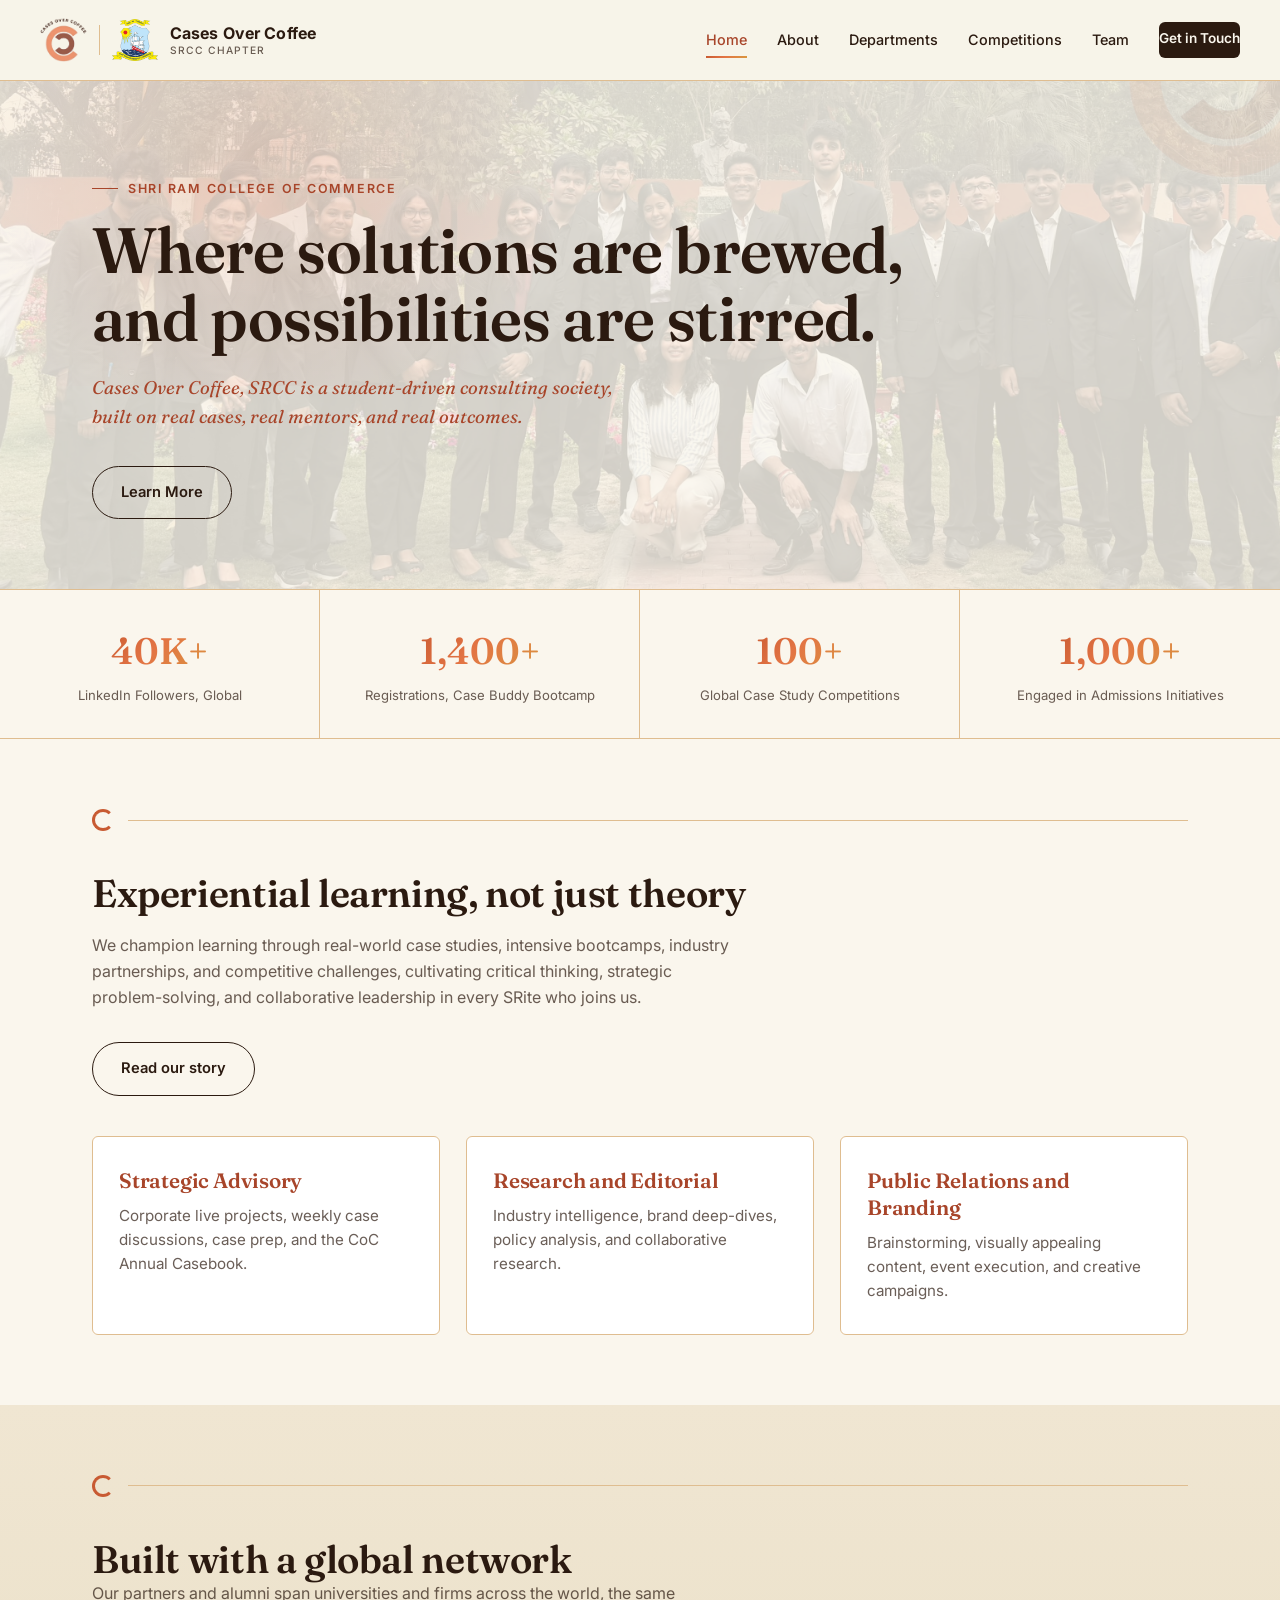
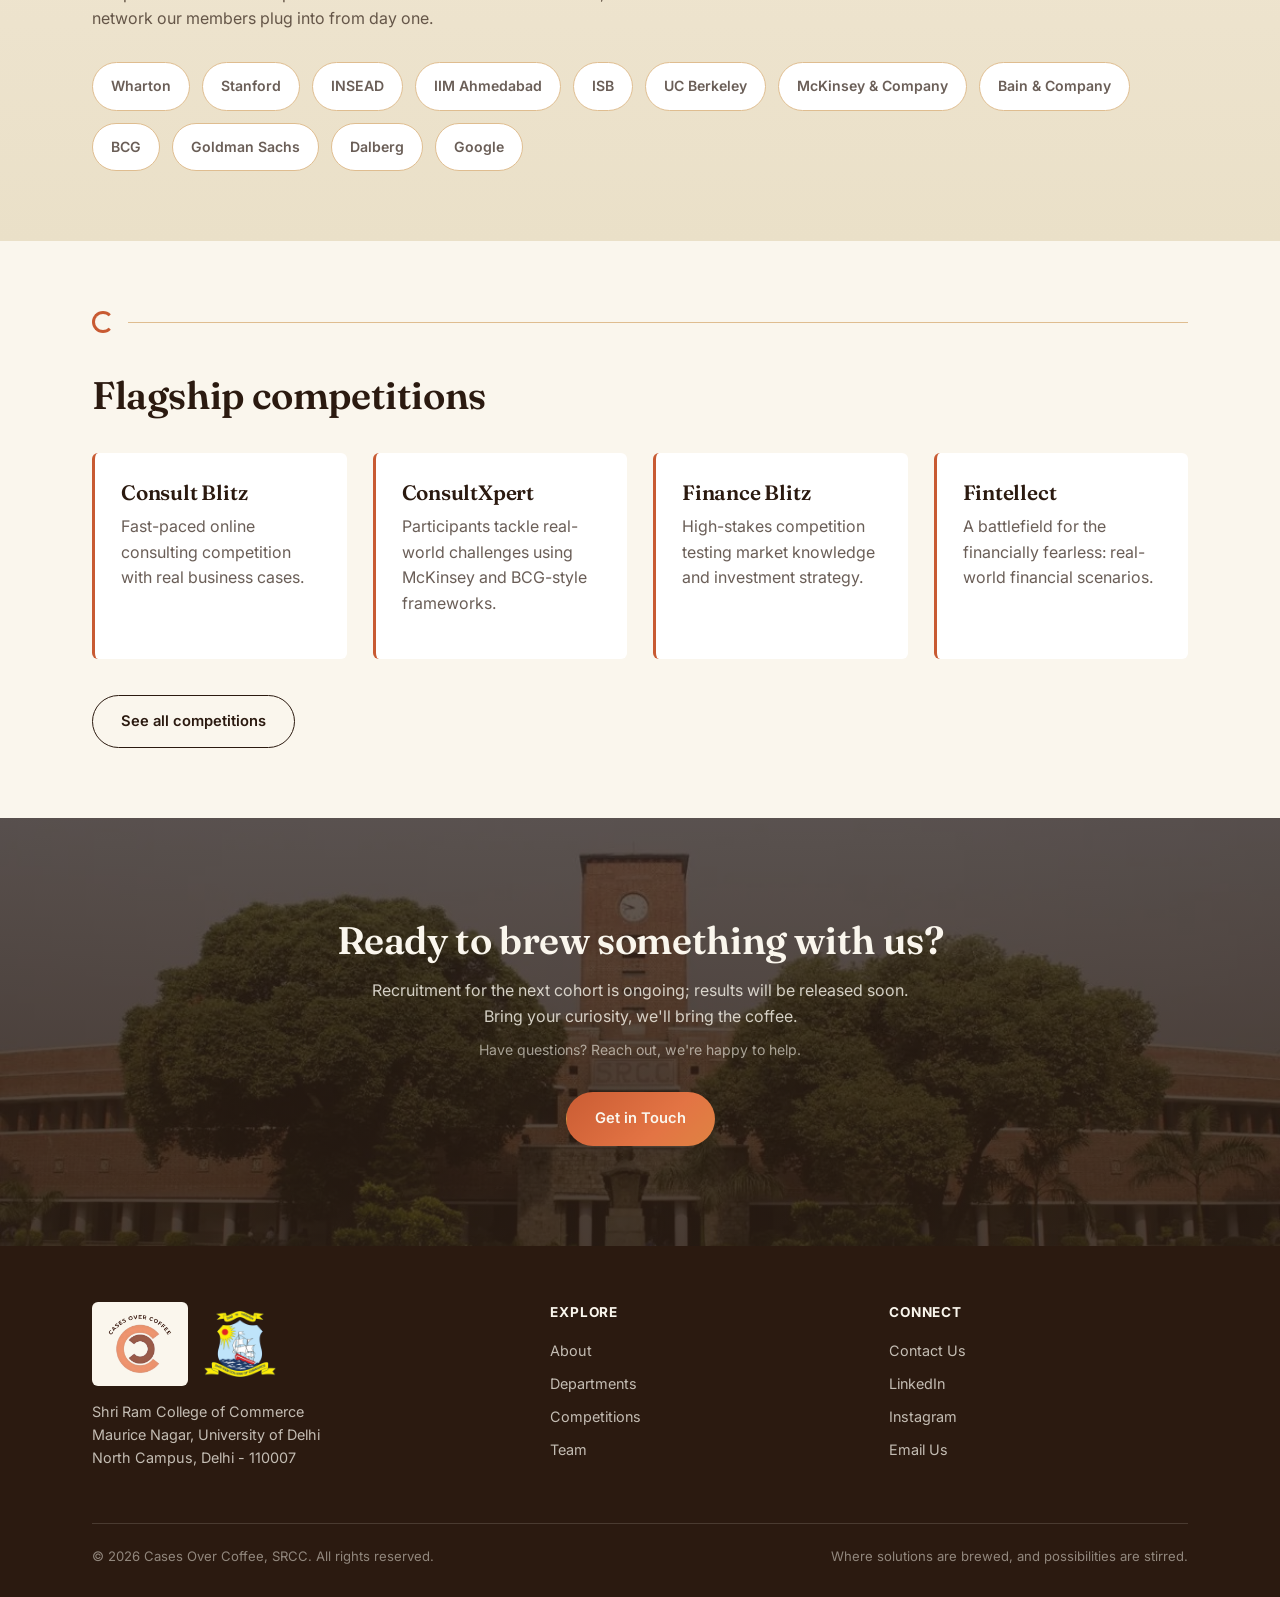
<file: index.html>
<!DOCTYPE html>
<html lang="en">
<head>
<meta charset="UTF-8">
<meta name="viewport" content="width=device-width, initial-scale=1.0">
<title>Cases Over Coffee, SRCC | Consulting Society</title>
<meta name="description" content="Cases Over Coffee, SRCC: the consulting case-study society at Shri Ram College of Commerce. Where solutions are brewed, and possibilities are stirred.">
<link rel="preconnect" href="https://fonts.googleapis.com">
<link rel="preconnect" href="https://fonts.gstatic.com" crossorigin>
<link href="https://fonts.googleapis.com/css2?family=Fraunces:wght@500;600;700&family=Inter:wght@400;500;600;700&display=swap" rel="stylesheet">
<link rel="icon" type="image/png" href="assets/logo.png">
<link rel="apple-touch-icon" href="assets/logo.png">
<meta property="og:type" content="website">
<meta property="og:title" content="Cases Over Coffee, SRCC | Consulting Society">
<meta property="og:description" content="Cases Over Coffee, SRCC: the consulting case-study society at Shri Ram College of Commerce. Where solutions are brewed, and possibilities are stirred.">
<meta property="og:image" content="assets/logo.png">
<meta property="og:url" content="https://cocsrcc.com/">
<meta name="twitter:card" content="summary">
<meta name="twitter:title" content="Cases Over Coffee, SRCC | Consulting Society">
<meta name="twitter:description" content="Cases Over Coffee, SRCC: the consulting case-study society at Shri Ram College of Commerce. Where solutions are brewed, and possibilities are stirred.">
<meta name="twitter:image" content="assets/logo.png">
<link rel="stylesheet" href="assets/style.css">
</head>
<body>

<header class="site-nav">
  <div class="nav-inner">
    <a href="index.html" class="brand">
      <img src="assets/logo.png" alt="Cases Over Coffee, SRCC logo" class="brand-logo">
      <span class="brand-divider"></span>
      <img src="assets/srcc-crest.png" alt="Shri Ram College of Commerce crest" class="nav-crest">
      <span class="brand-name">Cases Over Coffee<small>SRCC Chapter</small></span>
    </a>
    <div class="nav-right">
      <nav class="links">
      <a href="index.html" class="active">Home</a>
      <a href="about.html">About</a>
      <a href="departments.html">Departments</a>
      <a href="competitions.html">Competitions</a>
      <a href="team.html">Team</a>
      <a href="contact.html" class="nav-cta">Get in Touch</a>
    </nav>
    </div>
    <button class="menu-toggle" aria-label="Toggle menu"><span></span><span></span><span></span></button>
  </div>
</header>

<section class="hero">
  <img src="assets/logo-mark.png" alt="" class="corner-mark">
  <div class="hero-bg">
    <img src="assets/team-photo.jpg" alt="" id="hero-parallax-img">
  </div>
  <div class="wrap">
    <div class="eyebrow">Shri Ram College of Commerce</div>
    <h1>Where solutions are&nbsp;brewed,<br>and possibilities are&nbsp;stirred.</h1>
    <p class="hero-tag">Cases Over Coffee, SRCC is a student-driven consulting society,<br>built on real cases, real mentors, and real outcomes.</p>
    <div class="hero-actions">
      <a href="about.html" class="btn btn-outline">Learn More</a>
    </div>
  </div>
</section>

<div class="stats reveal">
  <div class="stat"><div class="num">40K+</div><div class="label">LinkedIn Followers, Global</div></div>
  <div class="stat"><div class="num">1,400+</div><div class="label">Registrations, Case Buddy Bootcamp</div></div>
  <div class="stat"><div class="num">100+</div><div class="label">Global Case Study Competitions</div></div>
  <div class="stat"><div class="num">1,000+</div><div class="label">Engaged in Admissions Initiatives</div></div>
</div>

<section>
  <div class="wrap">
    <div class="reveal">
      <div class="ring-divider reveal"><span class="ring"></span><span class="line"></span></div>
      <h2>Experiential learning, not just theory</h2>
      <p class="muted" style="margin-top:18px; max-width:640px;">We champion learning through real-world case studies, intensive bootcamps, industry partnerships, and competitive challenges, cultivating critical thinking, strategic problem-solving, and collaborative leadership in every SRite who joins us.</p>
      <a href="about.html" class="btn btn-outline" style="margin-top:16px;">Read our story</a>
    </div>
    <div class="grid grid-3" style="margin-top:40px;">
      <div class="card reveal">
        <h3>Strategic Advisory</h3>
        <p>Corporate live projects, weekly case discussions, case prep, and the CoC Annual Casebook.</p>
      </div>
      <div class="card reveal">
        <h3>Research and Editorial</h3>
        <p>Industry intelligence, brand deep-dives, policy analysis, and collaborative research.</p>
      </div>
      <div class="card reveal">
        <h3>Public Relations and Branding</h3>
        <p>Brainstorming, visually appealing content, event execution, and creative campaigns.</p>
      </div>
    </div>
  </div>
</section>

<section class="section-alt">
  <div class="wrap">
    <div class="ring-divider reveal"><span class="ring"></span><span class="line"></span></div>
    <h2 class="reveal">Built with a global network</h2>
    <p class="muted reveal" style="max-width:640px; margin-top:14px 0 30px;">Our partners and alumni span universities and firms across the world, the same network our members plug into from day one.</p>
    <div class="logo-wall reveal" style="margin-top:30px;">
      <span class="logo-chip">Wharton</span>
      <span class="logo-chip">Stanford</span>
      <span class="logo-chip">INSEAD</span>
      <span class="logo-chip">IIM Ahmedabad</span>
      <span class="logo-chip">ISB</span>
      <span class="logo-chip">UC Berkeley</span>
      <span class="logo-chip">McKinsey &amp; Company</span>
      <span class="logo-chip">Bain &amp; Company</span>
      <span class="logo-chip">BCG</span>
      <span class="logo-chip">Goldman Sachs</span>
      <span class="logo-chip">Dalberg</span>
      <span class="logo-chip">Google</span>
    </div>
  </div>
</section>

<section>
  <div class="wrap">
    <div class="ring-divider reveal"><span class="ring"></span><span class="line"></span></div>
    <h2 class="reveal">Flagship competitions</h2>
    <div class="grid grid-4" style="margin-top:36px;">
      <div class="comp-card reveal"><h3>Consult Blitz</h3><p class="muted">Fast-paced online consulting competition with real business cases.</p></div>
      <div class="comp-card reveal"><h3>ConsultXpert</h3><p class="muted">Participants tackle real-world challenges using McKinsey and BCG-style frameworks.</p></div>
      <div class="comp-card reveal"><h3>Finance Blitz</h3><p class="muted">High-stakes competition testing market knowledge and investment strategy.</p></div>
      <div class="comp-card reveal"><h3>Fintellect</h3><p class="muted">A battlefield for the financially fearless: real-world financial scenarios.</p></div>
    </div>
    <a href="competitions.html" class="btn btn-outline" style="margin-top:36px;">See all competitions</a>
  </div>
</section>

<section class="cta-photo">
  <div class="cta-photo-overlay"></div>
  <div class="wrap text-center" style="position:relative; z-index:2;">
    <h2 class="reveal" style="color:var(--cream);">Ready to brew something with us?</h2>
    <p class="reveal" style="max-width:540px; margin:16px auto 10px; color:rgba(247,243,233,0.82);">Recruitment for the next cohort is ongoing; results will be released soon. Bring your curiosity, we'll bring the coffee.</p>
    <p class="reveal" style="max-width:540px; margin:0 auto 30px; color:rgba(247,243,233,0.6); font-size:0.88rem;">Have questions? Reach out, we're happy to help.</p>
    <a href="contact.html" class="btn btn-primary reveal">Get in Touch</a>
  </div>
</section>

<footer>
  <div class="wrap">
    <div class="footer-grid">
      <div>
        <div class="brand" style="margin-bottom:14px; gap:16px;">
          <img src="assets/logo.png" alt="Cases Over Coffee, SRCC logo" class="brand-logo brand-logo-footer">
          <img src="assets/srcc-crest.png" alt="Shri Ram College of Commerce crest" style="height:66px; width:auto;">
        </div>
        <p style="font-size:0.9rem; max-width:280px;">Shri Ram College of Commerce<br>Maurice Nagar, University of Delhi<br>North Campus, Delhi - 110007</p>
      </div>
      <div>
        <h4>Explore</h4>
        <a href="about.html">About</a>
        <a href="departments.html">Departments</a>
        <a href="competitions.html">Competitions</a>
        <a href="team.html">Team</a>
      </div>
      <div>
        <h4>Connect</h4>
        <a href="contact.html">Contact Us</a>
        <a href="https://www.linkedin.com/company/cases-over-coffee-srcc/" target="_blank" rel="noopener">LinkedIn</a>
        <a href="https://www.instagram.com/coc_srcc?igsh=eGFpZXlxeTQwZnJ0" target="_blank" rel="noopener">Instagram</a>
        <a href="mailto:srcccasesovercoffee@gmail.com">Email Us</a>
      </div>
    </div>
    <div class="footer-bottom">
      <span>&copy; 2026 Cases Over Coffee, SRCC. All rights reserved.</span>
      <span>Where solutions are brewed, and possibilities are stirred.</span>
    </div>
  </div>
</footer>

<script src="assets/main.js"></script>
</body>
</html>
</file>
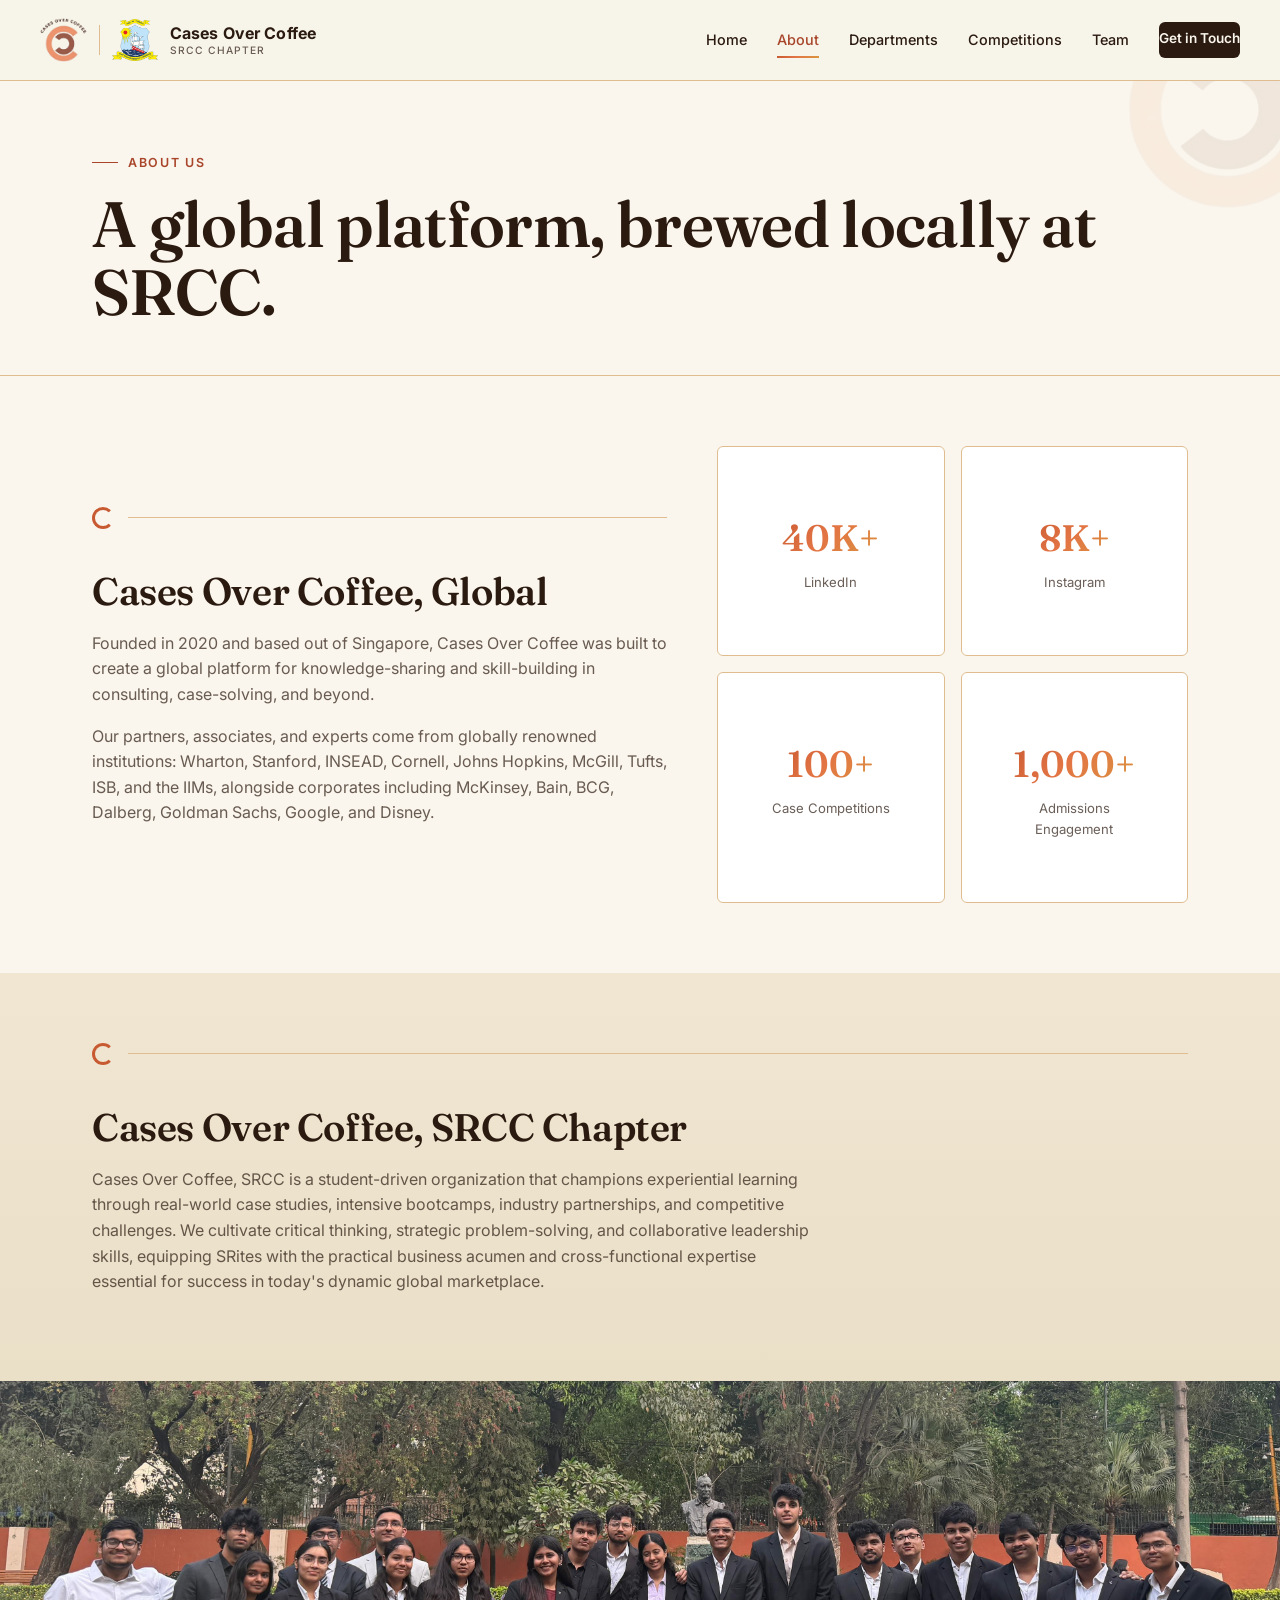
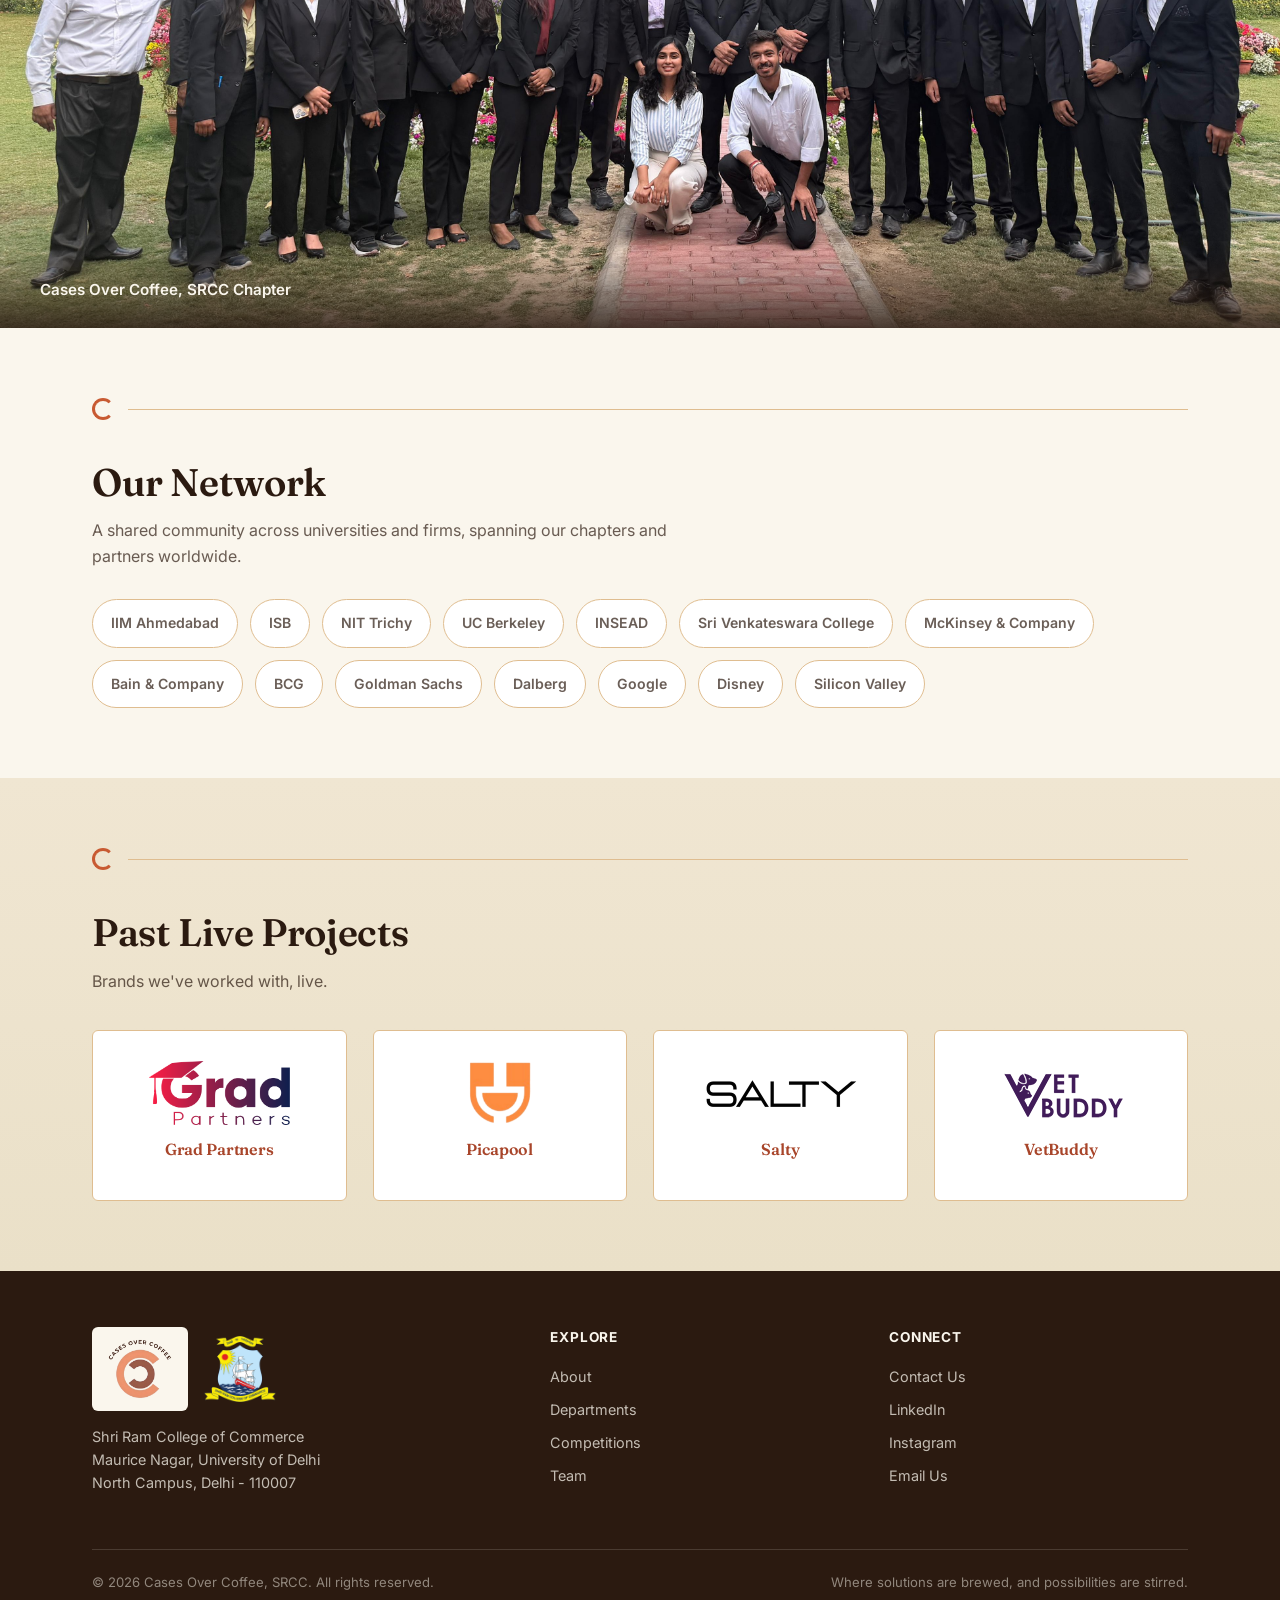
<file: about.html>
<!DOCTYPE html>
<html lang="en">
<head>
<meta charset="UTF-8">
<meta name="viewport" content="width=device-width, initial-scale=1.0">
<title>About | Cases Over Coffee, SRCC</title>
<link rel="preconnect" href="https://fonts.googleapis.com">
<link rel="preconnect" href="https://fonts.gstatic.com" crossorigin>
<link href="https://fonts.googleapis.com/css2?family=Fraunces:wght@500;600;700&family=Inter:wght@400;500;600;700&display=swap" rel="stylesheet">
<link rel="icon" type="image/png" href="assets/logo.png">
<link rel="apple-touch-icon" href="assets/logo.png">
<meta property="og:type" content="website">
<meta property="og:title" content="About | Cases Over Coffee, SRCC">
<meta property="og:description" content="Learn about Cases Over Coffee, SRCC, a student-driven consulting society at Shri Ram College of Commerce.">
<meta property="og:image" content="assets/logo.png">
<meta property="og:url" content="https://cocsrcc.com/about.html">
<meta name="twitter:card" content="summary">
<meta name="twitter:title" content="About | Cases Over Coffee, SRCC">
<meta name="twitter:description" content="Learn about Cases Over Coffee, SRCC, a student-driven consulting society at Shri Ram College of Commerce.">
<meta name="twitter:image" content="assets/logo.png">
<link rel="stylesheet" href="assets/style.css">
</head>
<body>

<header class="site-nav">
  <div class="nav-inner">
    <a href="index.html" class="brand">
      <img src="assets/logo.png" alt="Cases Over Coffee, SRCC logo" class="brand-logo">
      <span class="brand-divider"></span>
      <img src="assets/srcc-crest.png" alt="Shri Ram College of Commerce crest" class="nav-crest">
      <span class="brand-name">Cases Over Coffee<small>SRCC Chapter</small></span>
    </a>
    <div class="nav-right">
      <nav class="links">
      <a href="index.html">Home</a>
      <a href="about.html" class="active">About</a>
      <a href="departments.html">Departments</a>
      <a href="competitions.html">Competitions</a>
      <a href="team.html">Team</a>
      <a href="contact.html" class="nav-cta">Get in Touch</a>
    </nav>
    </div>
    <button class="menu-toggle" aria-label="Toggle menu"><span></span><span></span><span></span></button>
  </div>
</header>

<section class="page-hero">
  <img src="assets/logo-mark.png" alt="" class="corner-mark">
  <div class="wrap">
    <div class="eyebrow">About Us</div>
    <h1>A global platform, brewed locally at SRCC.</h1>
  </div>
</section>

<section>
  <div class="wrap two-col">
    <div class="reveal">
      <div class="ring-divider reveal"><span class="ring"></span><span class="line"></span></div>
      <h2>Cases Over Coffee, Global</h2>
      <p class="muted" style="margin-top:18px;">Founded in 2020 and based out of Singapore, Cases Over Coffee was built to create a global platform for knowledge-sharing and skill-building in consulting, case-solving, and beyond.</p>
      <p class="muted">Our partners, associates, and experts come from globally renowned institutions: Wharton, Stanford, INSEAD, Cornell, Johns Hopkins, McGill, Tufts, ISB, and the IIMs, alongside corporates including McKinsey, Bain, BCG, Dalberg, Goldman Sachs, Google, and Disney.</p>
    </div>
    <div class="grid" style="grid-template-columns:1fr 1fr; gap:16px;">
      <div class="card reveal text-center"><div class="stat"><div class="num">40K+</div><div class="label">LinkedIn</div></div></div>
      <div class="card reveal text-center"><div class="stat"><div class="num">8K+</div><div class="label">Instagram</div></div></div>
      <div class="card reveal text-center"><div class="stat"><div class="num">100+</div><div class="label">Case Competitions</div></div></div>
      <div class="card reveal text-center"><div class="stat"><div class="num">1,000+</div><div class="label">Admissions Engagement</div></div></div>
    </div>
  </div>
</section>

<section class="section-alt">
  <div class="wrap">
    <div class="ring-divider reveal"><span class="ring"></span><span class="line"></span></div>
    <h2 class="reveal">Cases Over Coffee, SRCC Chapter</h2>
    <p class="muted reveal" style="max-width:720px; margin-top:18px;">Cases Over Coffee, SRCC is a student-driven organization that champions experiential learning through real-world case studies, intensive bootcamps, industry partnerships, and competitive challenges. We cultivate critical thinking, strategic problem-solving, and collaborative leadership skills, equipping SRites with the practical business acumen and cross-functional expertise essential for success in today's dynamic global marketplace.</p>
  </div>
</section>

<div class="photo-band reveal">
  <img src="assets/team-photo.jpg" alt="Cases Over Coffee, SRCC team">
  <div class="photo-caption">Cases Over Coffee, SRCC Chapter</div>
</div>

<section>
  <div class="wrap">
    <div class="ring-divider reveal"><span class="ring"></span><span class="line"></span></div>
    <h2 class="reveal">Our Network</h2>
    <p class="muted reveal" style="max-width:640px; margin-top:14px;">A shared community across universities and firms, spanning our chapters and partners worldwide.</p>
    <div class="logo-wall reveal" style="margin-top:30px;">
      <span class="logo-chip">IIM Ahmedabad</span>
      <span class="logo-chip">ISB</span>
      <span class="logo-chip">NIT Trichy</span>
      <span class="logo-chip">UC Berkeley</span>
      <span class="logo-chip">INSEAD</span>
      <span class="logo-chip">Sri Venkateswara College</span>
      <span class="logo-chip">McKinsey &amp; Company</span>
      <span class="logo-chip">Bain &amp; Company</span>
      <span class="logo-chip">BCG</span>
      <span class="logo-chip">Goldman Sachs</span>
      <span class="logo-chip">Dalberg</span>
      <span class="logo-chip">Google</span>
      <span class="logo-chip">Disney</span>
      <span class="logo-chip">Silicon Valley</span>
    </div>
  </div>
</section>

<section class="section-alt">
  <div class="wrap">
    <div class="ring-divider reveal"><span class="ring"></span><span class="line"></span></div>
    <h2 class="reveal">Past Live Projects</h2>
    <p class="muted reveal" style="max-width:600px; margin-top:14px;">Brands we've worked with, live.</p>
    <div class="grid grid-4" style="margin-top:36px;">
      <div class="card reveal text-center">
        <div class="logo-frame" style="justify-content:center; margin-bottom:14px;"><img src="assets/logo-gradpartners.png" alt="Grad Partners"></div>
        <h3 style="font-size:1rem;">Grad Partners</h3>
      </div>
      <div class="card reveal text-center">
        <div class="logo-frame" style="justify-content:center; margin-bottom:14px;"><img src="assets/logo-picapool.png" alt="Picapool"></div>
        <h3 style="font-size:1rem;">Picapool</h3>
      </div>
      <div class="card reveal text-center">
        <div class="logo-frame" style="justify-content:center; margin-bottom:14px;"><img src="assets/logo-salty.png" alt="Salty"></div>
        <h3 style="font-size:1rem;">Salty</h3>
      </div>
      <div class="card reveal text-center">
        <div class="logo-frame" style="justify-content:center; margin-bottom:14px;"><img src="assets/logo-vetbuddy.png" alt="VetBuddy"></div>
        <h3 style="font-size:1rem;">VetBuddy</h3>
      </div>
    </div>
  </div>
</section>

<footer>
  <div class="wrap">
    <div class="footer-grid">
      <div>
        <div class="brand" style="margin-bottom:14px; gap:16px;">
          <img src="assets/logo.png" alt="Cases Over Coffee, SRCC logo" class="brand-logo brand-logo-footer">
          <img src="assets/srcc-crest.png" alt="Shri Ram College of Commerce crest" style="height:66px; width:auto;">
        </div>
        <p style="font-size:0.9rem; max-width:280px;">Shri Ram College of Commerce<br>Maurice Nagar, University of Delhi<br>North Campus, Delhi - 110007</p>
      </div>
      <div>
        <h4>Explore</h4>
        <a href="about.html">About</a>
        <a href="departments.html">Departments</a>
        <a href="competitions.html">Competitions</a>
        <a href="team.html">Team</a>
      </div>
      <div>
        <h4>Connect</h4>
        <a href="contact.html">Contact Us</a>
        <a href="https://www.linkedin.com/company/cases-over-coffee-srcc/" target="_blank" rel="noopener">LinkedIn</a>
        <a href="https://www.instagram.com/coc_srcc?igsh=eGFpZXlxeTQwZnJ0" target="_blank" rel="noopener">Instagram</a>
        <a href="mailto:srcccasesovercoffee@gmail.com">Email Us</a>
      </div>
    </div>
    <div class="footer-bottom">
      <span>&copy; 2026 Cases Over Coffee, SRCC. All rights reserved.</span>
      <span>Where solutions are brewed, and possibilities are stirred.</span>
    </div>
  </div>
</footer>

<script src="assets/main.js"></script>
</body>
</html>
</file>
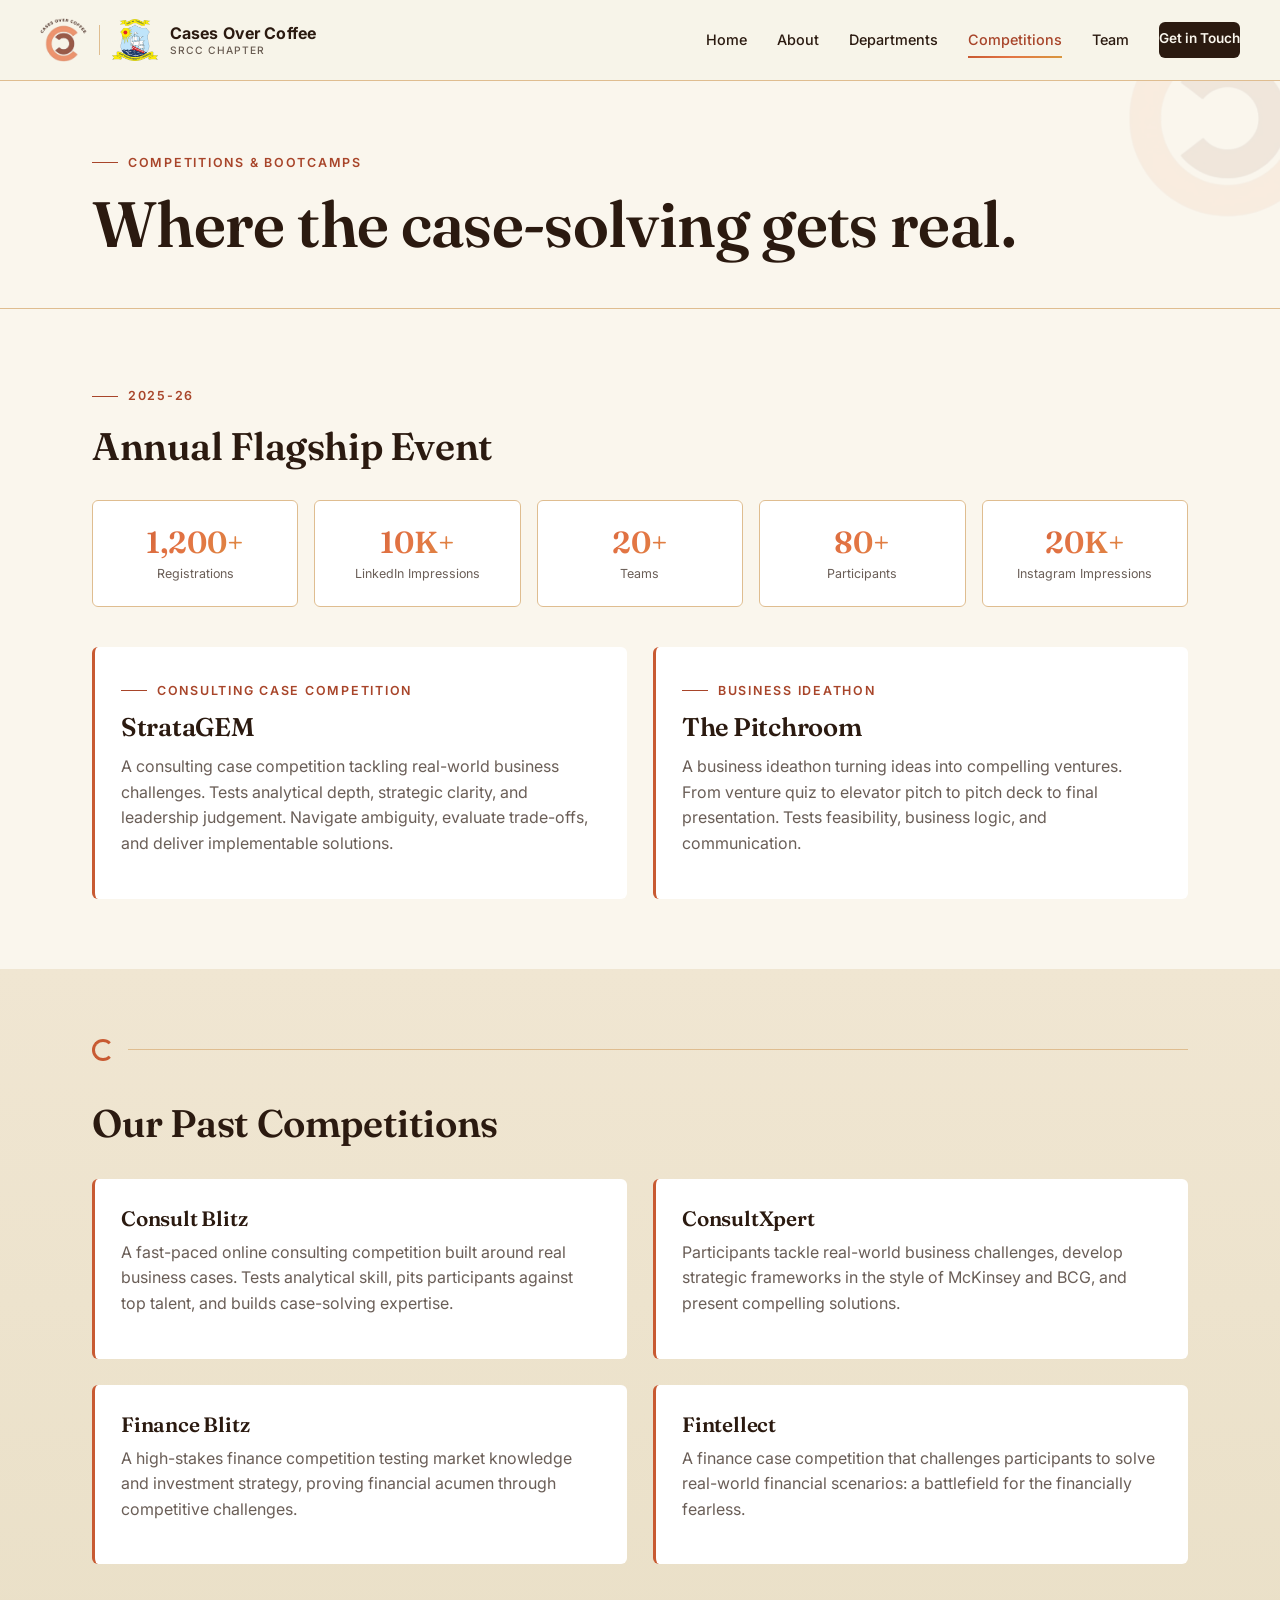
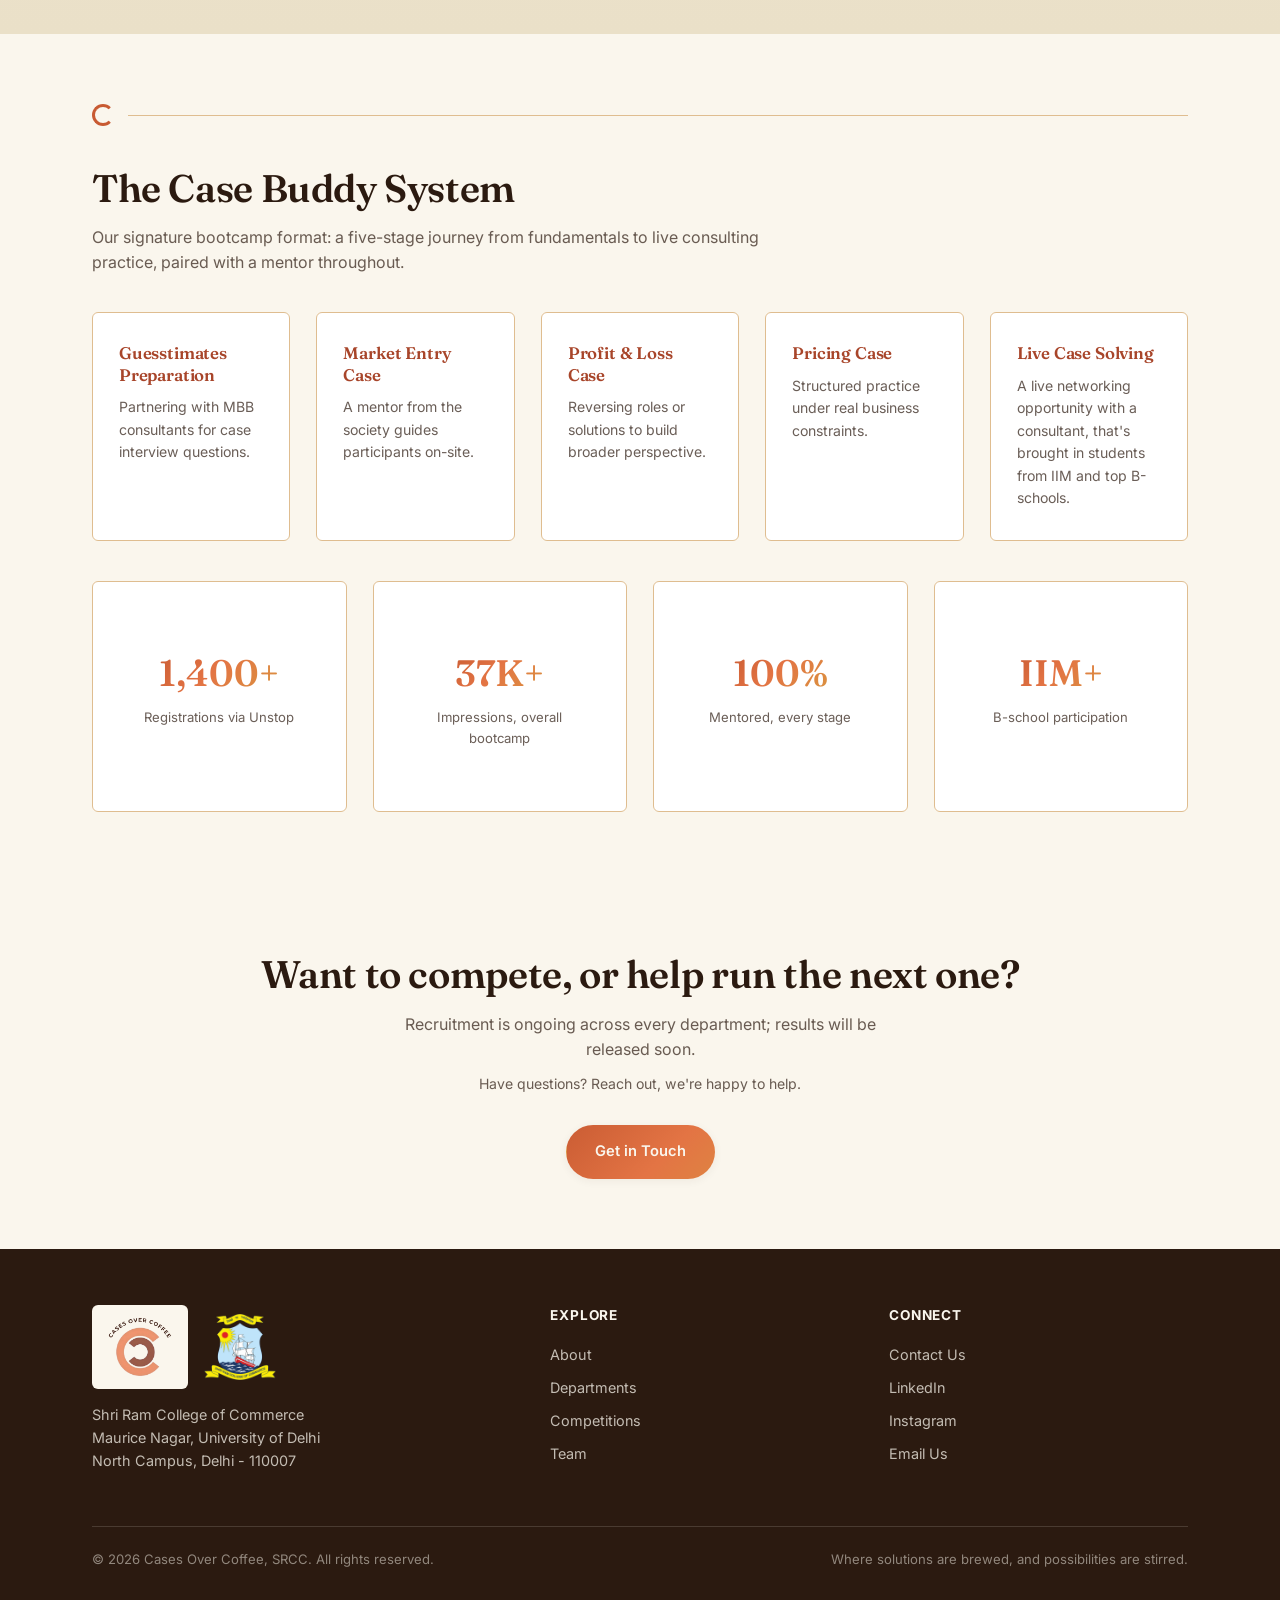
<file: competitions.html>
<!DOCTYPE html>
<html lang="en">
<head>
<meta charset="UTF-8">
<meta name="viewport" content="width=device-width, initial-scale=1.0">
<title>Competitions | Cases Over Coffee, SRCC</title>
<link rel="preconnect" href="https://fonts.googleapis.com">
<link rel="preconnect" href="https://fonts.gstatic.com" crossorigin>
<link href="https://fonts.googleapis.com/css2?family=Fraunces:wght@500;600;700&family=Inter:wght@400;500;600;700&display=swap" rel="stylesheet">
<link rel="icon" type="image/png" href="assets/logo.png">
<link rel="apple-touch-icon" href="assets/logo.png">
<meta property="og:type" content="website">
<meta property="og:title" content="Competitions | Cases Over Coffee, SRCC">
<meta property="og:description" content="Case competitions and bootcamps run by Cases Over Coffee, SRCC, including the Annual Flagship Event.">
<meta property="og:image" content="assets/logo.png">
<meta property="og:url" content="https://cocsrcc.com/competitions.html">
<meta name="twitter:card" content="summary">
<meta name="twitter:title" content="Competitions | Cases Over Coffee, SRCC">
<meta name="twitter:description" content="Case competitions and bootcamps run by Cases Over Coffee, SRCC, including the Annual Flagship Event.">
<meta name="twitter:image" content="assets/logo.png">
<link rel="stylesheet" href="assets/style.css">
</head>
<body>

<header class="site-nav">
  <div class="nav-inner">
    <a href="index.html" class="brand">
      <img src="assets/logo.png" alt="Cases Over Coffee, SRCC logo" class="brand-logo">
      <span class="brand-divider"></span>
      <img src="assets/srcc-crest.png" alt="Shri Ram College of Commerce crest" class="nav-crest">
      <span class="brand-name">Cases Over Coffee<small>SRCC Chapter</small></span>
    </a>
    <div class="nav-right">
      <nav class="links">
      <a href="index.html">Home</a>
      <a href="about.html">About</a>
      <a href="departments.html">Departments</a>
      <a href="competitions.html" class="active">Competitions</a>
      <a href="team.html">Team</a>
      <a href="contact.html" class="nav-cta">Get in Touch</a>
    </nav>
    </div>
    <button class="menu-toggle" aria-label="Toggle menu"><span></span><span></span><span></span></button>
  </div>
</header>

<section class="page-hero">
  <img src="assets/logo-mark.png" alt="" class="corner-mark">
  <div class="wrap">
    <div class="eyebrow">Competitions &amp; Bootcamps</div>
    <h1>Where the case-solving gets real.</h1>
  </div>
</section>

<section>
  <div class="wrap">
    <div class="eyebrow reveal">2025-26</div>
    <h2 class="reveal">Annual Flagship Event</h2>
    <div class="flagship-stats reveal">
      <div class="flagship-stat"><div class="num">1,200+</div><div class="label">Registrations</div></div>
      <div class="flagship-stat"><div class="num">10K+</div><div class="label">LinkedIn Impressions</div></div>
      <div class="flagship-stat"><div class="num">20+</div><div class="label">Teams</div></div>
      <div class="flagship-stat"><div class="num">80+</div><div class="label">Participants</div></div>
      <div class="flagship-stat"><div class="num">20K+</div><div class="label">Instagram Impressions</div></div>
    </div>

    <div class="grid grid-2" style="margin-top:40px;">
      <div class="comp-card reveal">
        <div class="eyebrow" style="margin-bottom:10px;">Consulting Case Competition</div>
        <h3 style="font-size:1.6rem; margin-bottom:10px;">StrataGEM</h3>
        <p class="muted">A consulting case competition tackling real-world business challenges. Tests analytical depth, strategic clarity, and leadership judgement. Navigate ambiguity, evaluate trade-offs, and deliver implementable solutions.</p>
      </div>
      <div class="comp-card reveal">
        <div class="eyebrow" style="margin-bottom:10px;">Business Ideathon</div>
        <h3 style="font-size:1.6rem; margin-bottom:10px;">The Pitchroom</h3>
        <p class="muted">A business ideathon turning ideas into compelling ventures. From venture quiz to elevator pitch to pitch deck to final presentation. Tests feasibility, business logic, and communication.</p>
      </div>
    </div>
  </div>
</section>

<section class="section-alt">
  <div class="wrap">
    <div class="ring-divider reveal"><span class="ring"></span><span class="line"></span></div>
    <h2 class="reveal">Our Past Competitions</h2>
    <div class="grid grid-2" style="margin-top:34px;">
      <div class="comp-card reveal">
        <h3>Consult Blitz</h3>
        <p class="muted">A fast-paced online consulting competition built around real business cases. Tests analytical skill, pits participants against top talent, and builds case-solving expertise.</p>
      </div>
      <div class="comp-card reveal">
        <h3>ConsultXpert</h3>
        <p class="muted">Participants tackle real-world business challenges, develop strategic frameworks in the style of McKinsey and BCG, and present compelling solutions.</p>
      </div>
      <div class="comp-card reveal">
        <h3>Finance Blitz</h3>
        <p class="muted">A high-stakes finance competition testing market knowledge and investment strategy, proving financial acumen through competitive challenges.</p>
      </div>
      <div class="comp-card reveal">
        <h3>Fintellect</h3>
        <p class="muted">A finance case competition that challenges participants to solve real-world financial scenarios: a battlefield for the financially fearless.</p>
      </div>
    </div>
  </div>
</section>

<section>
  <div class="wrap">
    <div class="ring-divider reveal"><span class="ring"></span><span class="line"></span></div>
    <h2 class="reveal">The Case Buddy System</h2>
    <p class="muted reveal" style="max-width:680px; margin-top:14px;">Our signature bootcamp format: a five-stage journey from fundamentals to live consulting practice, paired with a mentor throughout.</p>

    <div class="grid grid-5" style="margin-top:36px;">
      <div class="card reveal"><h3 style="font-size:1.05rem;">Guesstimates Preparation</h3><p style="font-size:0.88rem;">Partnering with MBB consultants for case interview questions.</p></div>
      <div class="card reveal"><h3 style="font-size:1.05rem;">Market Entry Case</h3><p style="font-size:0.88rem;">A mentor from the society guides participants on-site.</p></div>
      <div class="card reveal"><h3 style="font-size:1.05rem;">Profit &amp; Loss Case</h3><p style="font-size:0.88rem;">Reversing roles or solutions to build broader perspective.</p></div>
      <div class="card reveal"><h3 style="font-size:1.05rem;">Pricing Case</h3><p style="font-size:0.88rem;">Structured practice under real business constraints.</p></div>
      <div class="card reveal"><h3 style="font-size:1.05rem;">Live Case Solving</h3><p style="font-size:0.88rem;">A live networking opportunity with a consultant, that's brought in students from IIM and top B-schools.</p></div>
    </div>

    <div class="grid grid-4" style="margin-top:40px;">
      <div class="card reveal text-center"><div class="stat"><div class="num">1,400+</div><div class="label">Registrations via Unstop</div></div></div>
      <div class="card reveal text-center"><div class="stat"><div class="num">37K+</div><div class="label">Impressions, overall bootcamp</div></div></div>
      <div class="card reveal text-center"><div class="stat"><div class="num">100%</div><div class="label">Mentored, every stage</div></div></div>
      <div class="card reveal text-center"><div class="stat"><div class="num">IIM+</div><div class="label">B-school participation</div></div></div>
    </div>
  </div>
</section>

<section class="text-center">
  <div class="wrap">
    <h2 class="reveal">Want to compete, or help run the next one?</h2>
    <p class="muted reveal" style="max-width:520px; margin:16px auto 10px;">Recruitment is ongoing across every department; results will be released soon.</p>
    <p class="muted reveal" style="max-width:520px; margin:0 auto 30px; font-size:0.88rem;">Have questions? Reach out, we're happy to help.</p>
    <a href="contact.html" class="btn btn-primary reveal">Get in Touch</a>
  </div>
</section>

<footer>
  <div class="wrap">
    <div class="footer-grid">
      <div>
        <div class="brand" style="margin-bottom:14px; gap:16px;">
          <img src="assets/logo.png" alt="Cases Over Coffee, SRCC logo" class="brand-logo brand-logo-footer">
          <img src="assets/srcc-crest.png" alt="Shri Ram College of Commerce crest" style="height:66px; width:auto;">
        </div>
        <p style="font-size:0.9rem; max-width:280px;">Shri Ram College of Commerce<br>Maurice Nagar, University of Delhi<br>North Campus, Delhi - 110007</p>
      </div>
      <div>
        <h4>Explore</h4>
        <a href="about.html">About</a>
        <a href="departments.html">Departments</a>
        <a href="competitions.html">Competitions</a>
        <a href="team.html">Team</a>
      </div>
      <div>
        <h4>Connect</h4>
        <a href="contact.html">Contact Us</a>
        <a href="https://www.linkedin.com/company/cases-over-coffee-srcc/" target="_blank" rel="noopener">LinkedIn</a>
        <a href="https://www.instagram.com/coc_srcc?igsh=eGFpZXlxeTQwZnJ0" target="_blank" rel="noopener">Instagram</a>
        <a href="mailto:srcccasesovercoffee@gmail.com">Email Us</a>
      </div>
    </div>
    <div class="footer-bottom">
      <span>&copy; 2026 Cases Over Coffee, SRCC. All rights reserved.</span>
      <span>Where solutions are brewed, and possibilities are stirred.</span>
    </div>
  </div>
</footer>

<script src="assets/main.js"></script>
</body>
</html>
</file>
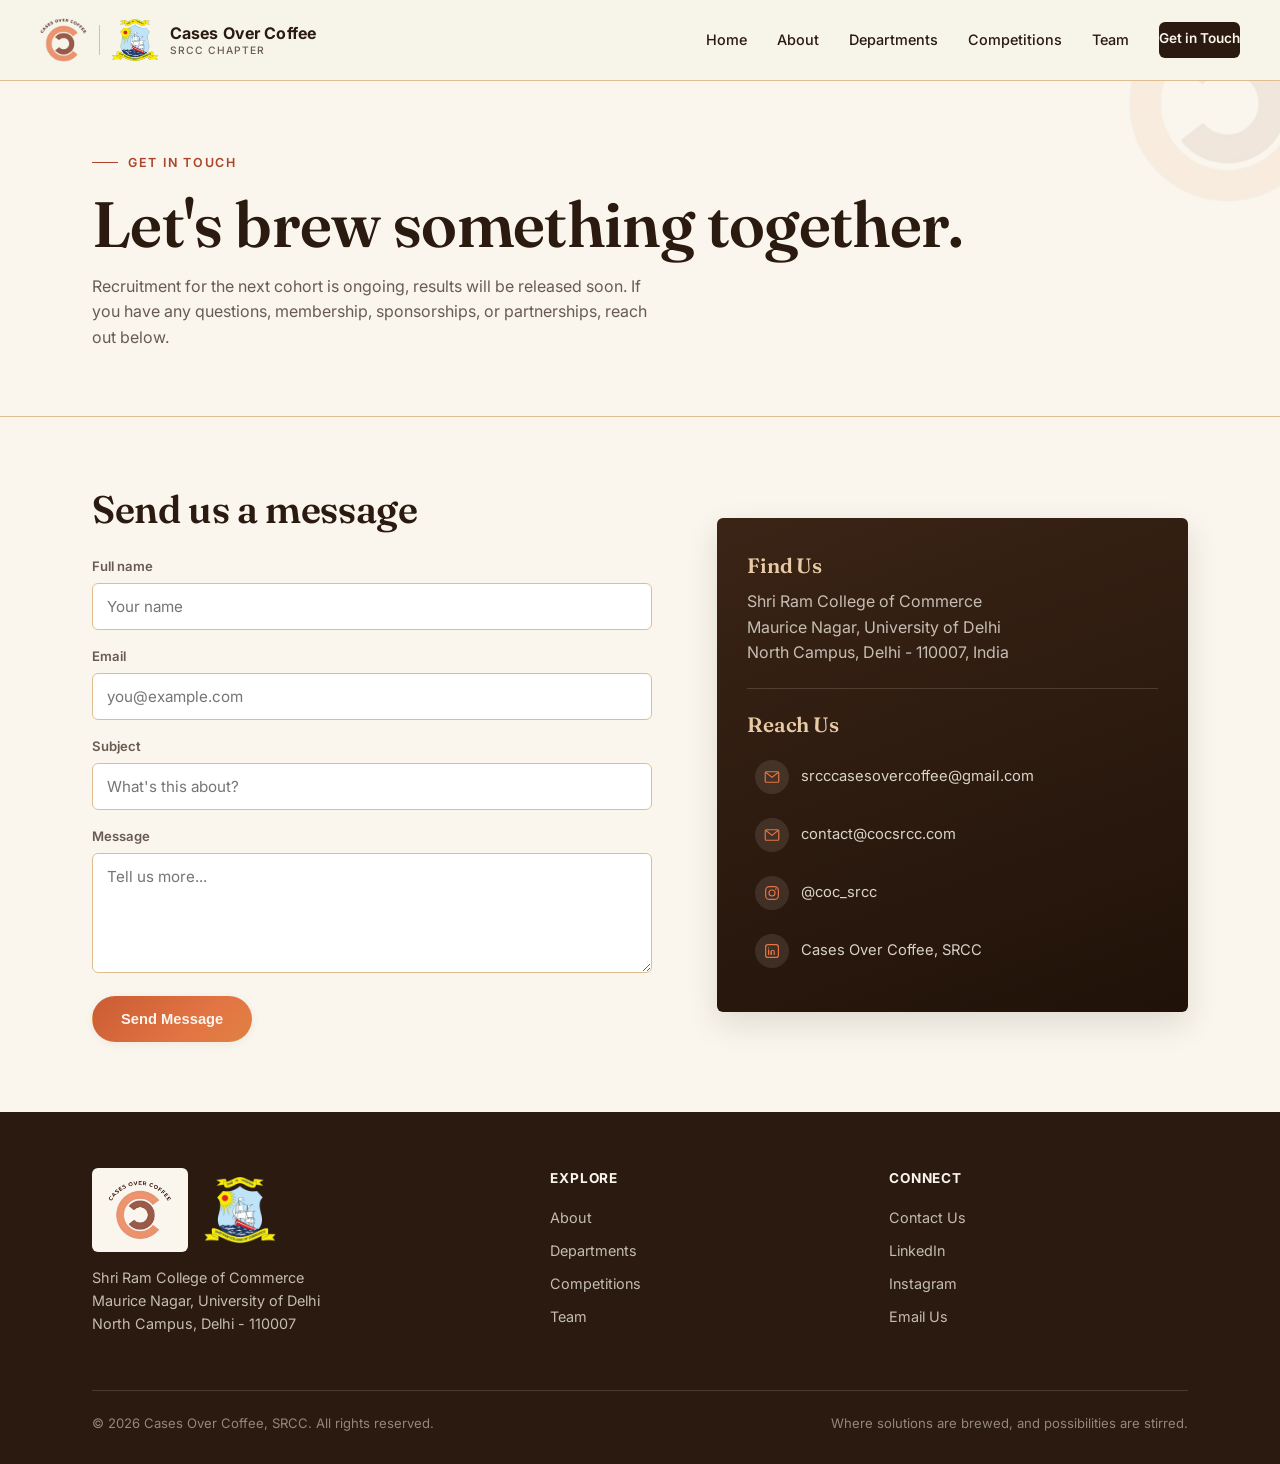
<file: contact.html>
<!DOCTYPE html>
<html lang="en">
<head>
<meta charset="UTF-8">
<meta name="viewport" content="width=device-width, initial-scale=1.0">
<title>Contact | Cases Over Coffee, SRCC</title>
<link rel="preconnect" href="https://fonts.googleapis.com">
<link rel="preconnect" href="https://fonts.gstatic.com" crossorigin>
<link href="https://fonts.googleapis.com/css2?family=Fraunces:wght@500;600;700&family=Inter:wght@400;500;600;700&display=swap" rel="stylesheet">
<link rel="icon" type="image/png" href="assets/logo.png">
<link rel="apple-touch-icon" href="assets/logo.png">
<meta property="og:type" content="website">
<meta property="og:title" content="Contact | Cases Over Coffee, SRCC">
<meta property="og:description" content="Get in touch with Cases Over Coffee, SRCC for membership, sponsorships, or partnerships.">
<meta property="og:image" content="assets/logo.png">
<meta property="og:url" content="https://cocsrcc.com/contact.html">
<meta name="twitter:card" content="summary">
<meta name="twitter:title" content="Contact | Cases Over Coffee, SRCC">
<meta name="twitter:description" content="Get in touch with Cases Over Coffee, SRCC for membership, sponsorships, or partnerships.">
<meta name="twitter:image" content="assets/logo.png">
<link rel="stylesheet" href="assets/style.css">
</head>
<body>

<header class="site-nav">
  <div class="nav-inner">
    <a href="index.html" class="brand">
      <img src="assets/logo.png" alt="Cases Over Coffee, SRCC logo" class="brand-logo">
      <span class="brand-divider"></span>
      <img src="assets/srcc-crest.png" alt="Shri Ram College of Commerce crest" class="nav-crest">
      <span class="brand-name">Cases Over Coffee<small>SRCC Chapter</small></span>
    </a>
    <div class="nav-right">
      <nav class="links">
      <a href="index.html">Home</a>
      <a href="about.html">About</a>
      <a href="departments.html">Departments</a>
      <a href="competitions.html">Competitions</a>
      <a href="team.html">Team</a>
      <a href="contact.html" class="nav-cta active">Get in Touch</a>
    </nav>
    </div>
    <button class="menu-toggle" aria-label="Toggle menu"><span></span><span></span><span></span></button>
  </div>
</header>

<section class="page-hero">
  <img src="assets/logo-mark.png" alt="" class="corner-mark">
  <div class="wrap">
    <div class="eyebrow">Get In Touch</div>
    <h1>Let's brew something together.</h1>
    <p class="muted" style="max-width:560px; margin-top:16px;">Recruitment for the next cohort is ongoing, results will be released soon. If you have any questions, membership, sponsorships, or partnerships, reach out below.</p>
  </div>
</section>

<section>
  <div class="wrap two-col">
    <div class="reveal">
      <h2 style="margin-bottom:24px;">Send us a message</h2>
      <form class="contact-form" action="mailto:srcccasesovercoffee@gmail.com" method="post" enctype="text/plain">
        <div class="field">
          <label for="name">Full name</label>
          <input type="text" id="name" name="name" placeholder="Your name" required>
        </div>
        <div class="field">
          <label for="email">Email</label>
          <input type="email" id="email" name="email" placeholder="you@example.com" required>
        </div>
        <div class="field">
          <label for="subject">Subject</label>
          <input type="text" id="subject" name="subject" placeholder="What's this about?">
        </div>
        <div class="field">
          <label for="message">Message</label>
          <textarea id="message" name="message" placeholder="Tell us more..." required></textarea>
        </div>
        <button type="submit" class="btn btn-primary" style="justify-self:start;">Send Message</button>
      </form>
    </div>

    <div class="reveal">
      <div class="card-dark">
        <h3>Find Us</h3>
        <p style="margin-top:10px;">Shri Ram College of Commerce<br>Maurice Nagar, University of Delhi<br>North Campus, Delhi - 110007, India</p>
        <div style="height:1px; background:rgba(247,243,233,0.15); margin:22px 0;"></div>
        <h3>Reach Us</h3>
        <div class="social-list">
          <a href="mailto:srcccasesovercoffee@gmail.com" class="social-row">
            <span class="social-icon">
              <svg viewBox="0 0 24 24" fill="none" xmlns="http://www.w3.org/2000/svg"><path d="M3 6.5C3 5.67 3.67 5 4.5 5h15c.83 0 1.5.67 1.5 1.5v11c0 .83-.67 1.5-1.5 1.5h-15A1.5 1.5 0 0 1 3 17.5v-11Z" stroke="currentColor" stroke-width="1.6"/><path d="m4 6 8 6.5L20 6" stroke="currentColor" stroke-width="1.6" stroke-linecap="round" stroke-linejoin="round"/></svg>
            </span>
            <span>srcccasesovercoffee@gmail.com</span>
          </a>
          <a href="mailto:contact@cocsrcc.com" class="social-row">
            <span class="social-icon">
              <svg viewBox="0 0 24 24" fill="none" xmlns="http://www.w3.org/2000/svg"><path d="M3 6.5C3 5.67 3.67 5 4.5 5h15c.83 0 1.5.67 1.5 1.5v11c0 .83-.67 1.5-1.5 1.5h-15A1.5 1.5 0 0 1 3 17.5v-11Z" stroke="currentColor" stroke-width="1.6"/><path d="m4 6 8 6.5L20 6" stroke="currentColor" stroke-width="1.6" stroke-linecap="round" stroke-linejoin="round"/></svg>
            </span>
            <span>contact@cocsrcc.com</span>
          </a>
          <a href="https://www.instagram.com/coc_srcc?igsh=eGFpZXlxeTQwZnJ0" target="_blank" rel="noopener" class="social-row">
            <span class="social-icon">
              <svg viewBox="0 0 24 24" fill="none" xmlns="http://www.w3.org/2000/svg"><rect x="3.5" y="3.5" width="17" height="17" rx="5" stroke="currentColor" stroke-width="1.6"/><circle cx="12" cy="12" r="4" stroke="currentColor" stroke-width="1.6"/><circle cx="17.2" cy="6.8" r="1.1" fill="currentColor"/></svg>
            </span>
            <span>@coc_srcc</span>
          </a>
          <a href="https://www.linkedin.com/company/cases-over-coffee-srcc/" target="_blank" rel="noopener" class="social-row">
            <span class="social-icon">
              <svg viewBox="0 0 24 24" fill="none" xmlns="http://www.w3.org/2000/svg"><rect x="3.5" y="3.5" width="17" height="17" rx="3" stroke="currentColor" stroke-width="1.6"/><path d="M7.5 10.5v6M7.5 7.8v.01" stroke="currentColor" stroke-width="1.8" stroke-linecap="round"/><path d="M11 16.5v-3.5c0-1.2.9-2 2-2s2 .8 2 2v3.5" stroke="currentColor" stroke-width="1.6" stroke-linecap="round"/><path d="M11 12.8v3.7" stroke="currentColor" stroke-width="1.6" stroke-linecap="round"/></svg>
            </span>
            <span>Cases Over Coffee, SRCC</span>
          </a>
        </div>
      </div>
    </div>
  </div>
</section>

<footer>
  <div class="wrap">
    <div class="footer-grid">
      <div>
        <div class="brand" style="margin-bottom:14px; gap:16px;">
          <img src="assets/logo.png" alt="Cases Over Coffee, SRCC logo" class="brand-logo brand-logo-footer">
          <img src="assets/srcc-crest.png" alt="Shri Ram College of Commerce crest" style="height:66px; width:auto;">
        </div>
        <p style="font-size:0.9rem; max-width:280px;">Shri Ram College of Commerce<br>Maurice Nagar, University of Delhi<br>North Campus, Delhi - 110007</p>
      </div>
      <div>
        <h4>Explore</h4>
        <a href="about.html">About</a>
        <a href="departments.html">Departments</a>
        <a href="competitions.html">Competitions</a>
        <a href="team.html">Team</a>
      </div>
      <div>
        <h4>Connect</h4>
        <a href="contact.html">Contact Us</a>
        <a href="https://www.linkedin.com/company/cases-over-coffee-srcc/" target="_blank" rel="noopener">LinkedIn</a>
        <a href="https://www.instagram.com/coc_srcc?igsh=eGFpZXlxeTQwZnJ0" target="_blank" rel="noopener">Instagram</a>
        <a href="mailto:srcccasesovercoffee@gmail.com">Email Us</a>
      </div>
    </div>
    <div class="footer-bottom">
      <span>&copy; 2026 Cases Over Coffee, SRCC. All rights reserved.</span>
      <span>Where solutions are brewed, and possibilities are stirred.</span>
    </div>
  </div>
</footer>

<script src="assets/main.js"></script>
</body>
</html>
</file>
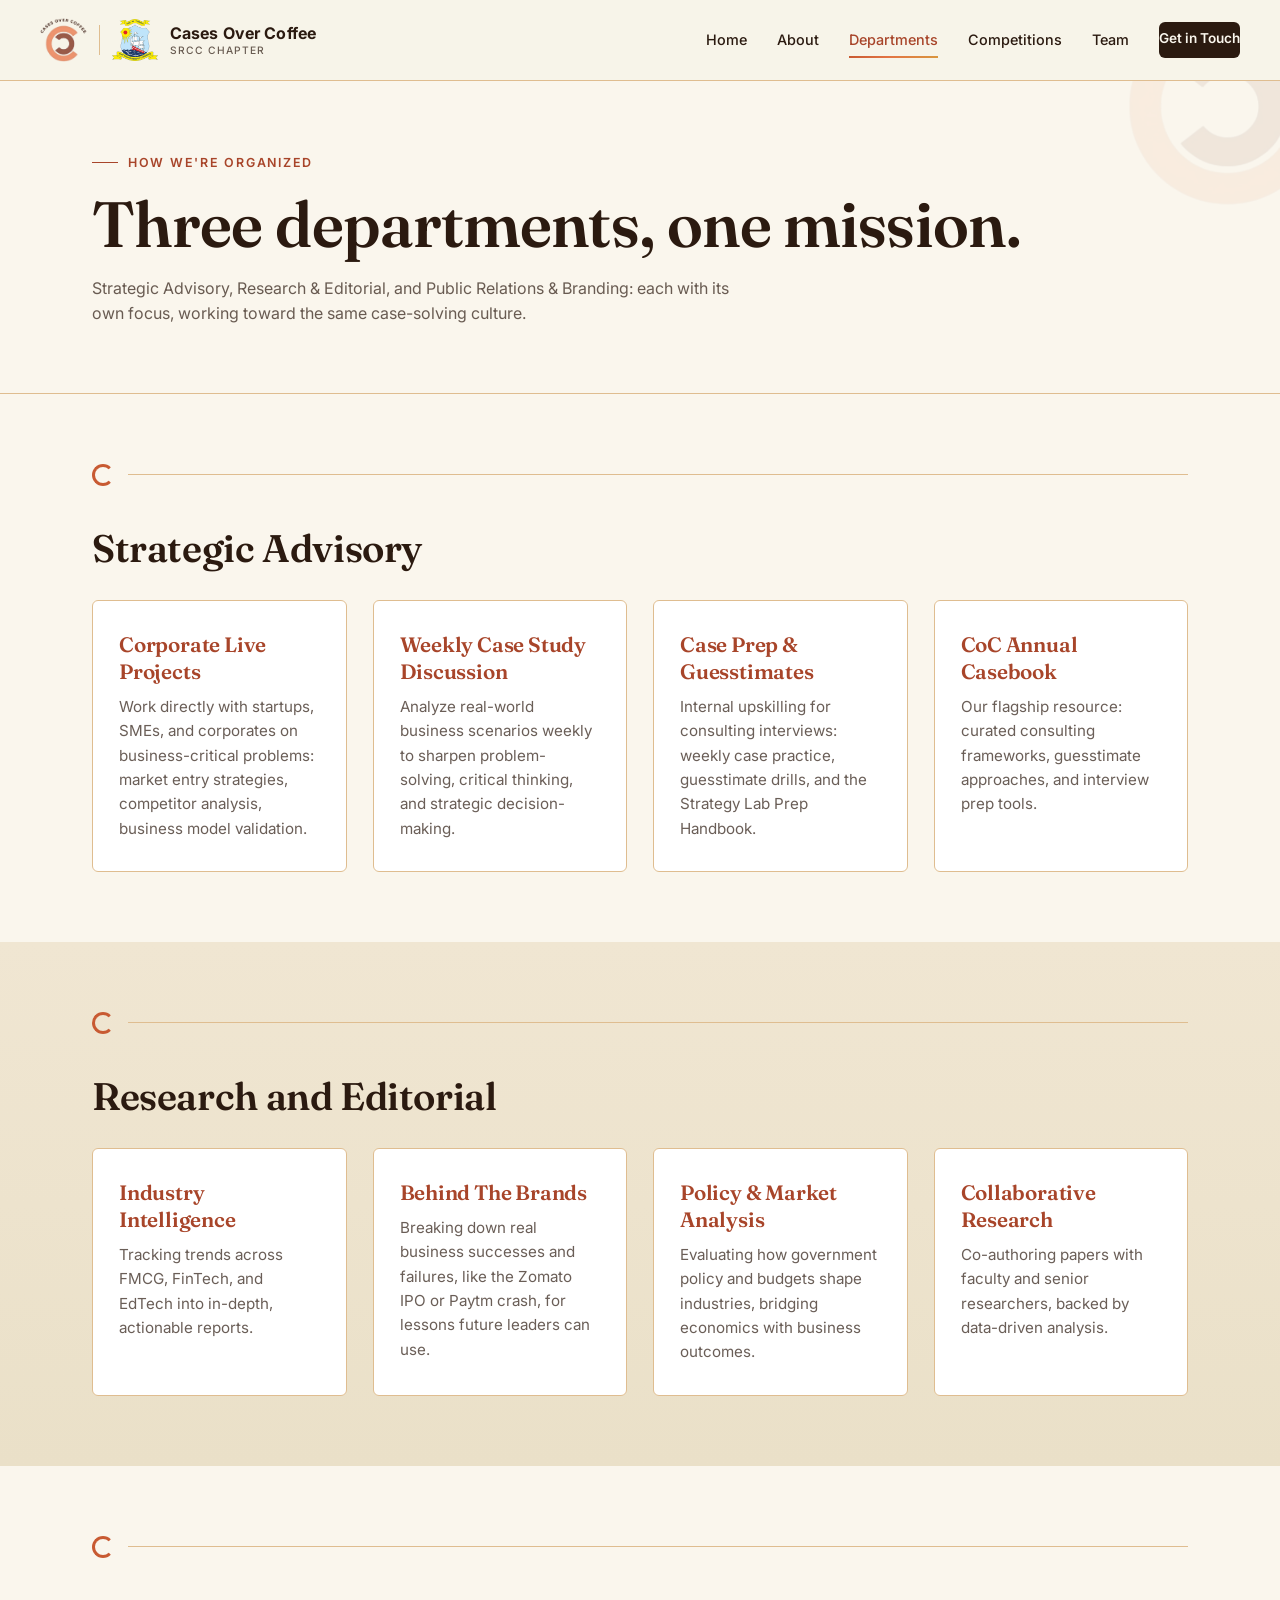
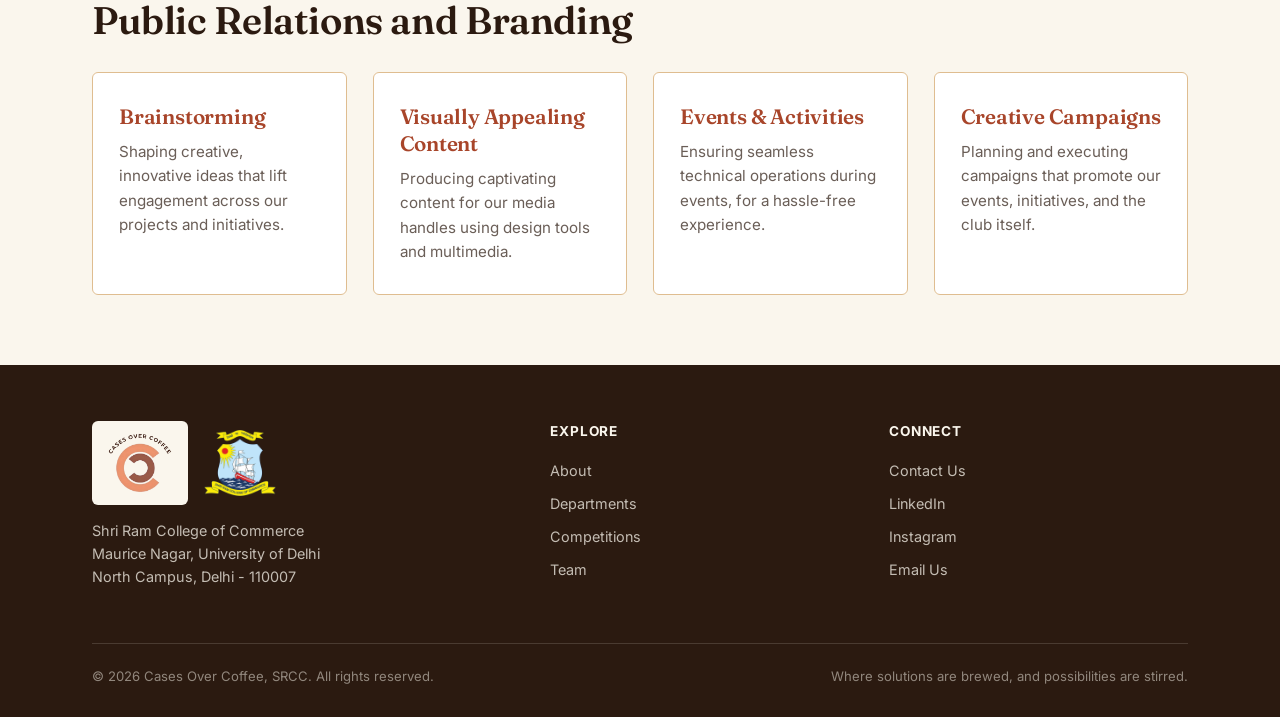
<file: departments.html>
<!DOCTYPE html>
<html lang="en">
<head>
<meta charset="UTF-8">
<meta name="viewport" content="width=device-width, initial-scale=1.0">
<title>Departments | Cases Over Coffee, SRCC</title>
<link rel="preconnect" href="https://fonts.googleapis.com">
<link rel="preconnect" href="https://fonts.gstatic.com" crossorigin>
<link href="https://fonts.googleapis.com/css2?family=Fraunces:wght@500;600;700&family=Inter:wght@400;500;600;700&display=swap" rel="stylesheet">
<link rel="icon" type="image/png" href="assets/logo.png">
<link rel="apple-touch-icon" href="assets/logo.png">
<meta property="og:type" content="website">
<meta property="og:title" content="Departments | Cases Over Coffee, SRCC">
<meta property="og:description" content="Explore the departments of Cases Over Coffee, SRCC: Strategic Advisory, Research and Editorial, and Public Relations and Branding.">
<meta property="og:image" content="assets/logo.png">
<meta property="og:url" content="https://cocsrcc.com/departments.html">
<meta name="twitter:card" content="summary">
<meta name="twitter:title" content="Departments | Cases Over Coffee, SRCC">
<meta name="twitter:description" content="Explore the departments of Cases Over Coffee, SRCC: Strategic Advisory, Research and Editorial, and Public Relations and Branding.">
<meta name="twitter:image" content="assets/logo.png">
<link rel="stylesheet" href="assets/style.css">
</head>
<body>

<header class="site-nav">
  <div class="nav-inner">
    <a href="index.html" class="brand">
      <img src="assets/logo.png" alt="Cases Over Coffee, SRCC logo" class="brand-logo">
      <span class="brand-divider"></span>
      <img src="assets/srcc-crest.png" alt="Shri Ram College of Commerce crest" class="nav-crest">
      <span class="brand-name">Cases Over Coffee<small>SRCC Chapter</small></span>
    </a>
    <div class="nav-right">
      <nav class="links">
      <a href="index.html">Home</a>
      <a href="about.html">About</a>
      <a href="departments.html" class="active">Departments</a>
      <a href="competitions.html">Competitions</a>
      <a href="team.html">Team</a>
      <a href="contact.html" class="nav-cta">Get in Touch</a>
    </nav>
    </div>
    <button class="menu-toggle" aria-label="Toggle menu"><span></span><span></span><span></span></button>
  </div>
</header>

<section class="page-hero">
  <img src="assets/logo-mark.png" alt="" class="corner-mark">
  <div class="wrap">
    <div class="eyebrow">How We're Organized</div>
    <h1>Three departments, one mission.</h1>
    <p class="muted" style="max-width:640px; margin-top:18px;">Strategic Advisory, Research &amp; Editorial, and Public Relations &amp; Branding: each with its own focus, working toward the same case-solving culture.</p>
  </div>
</section>

<section>
  <div class="wrap">
    <div class="ring-divider reveal"><span class="ring"></span><span class="line"></span></div>
    <h2 class="reveal">Strategic Advisory</h2>
    <div class="grid grid-4" style="margin-top:30px;">
      <div class="card reveal"><h3>Corporate Live Projects</h3><p>Work directly with startups, SMEs, and corporates on business-critical problems: market entry strategies, competitor analysis, business model validation.</p></div>
      <div class="card reveal"><h3>Weekly Case Study Discussion</h3><p>Analyze real-world business scenarios weekly to sharpen problem-solving, critical thinking, and strategic decision-making.</p></div>
      <div class="card reveal"><h3>Case Prep &amp; Guesstimates</h3><p>Internal upskilling for consulting interviews: weekly case practice, guesstimate drills, and the Strategy Lab Prep Handbook.</p></div>
      <div class="card reveal"><h3>CoC Annual Casebook</h3><p>Our flagship resource: curated consulting frameworks, guesstimate approaches, and interview prep tools.</p></div>
    </div>
  </div>
</section>

<section class="section-alt">
  <div class="wrap">
    <div class="ring-divider reveal"><span class="ring"></span><span class="line"></span></div>
    <h2 class="reveal">Research and Editorial</h2>
    <div class="grid grid-4" style="margin-top:30px;">
      <div class="card reveal"><h3>Industry Intelligence</h3><p>Tracking trends across FMCG, FinTech, and EdTech into in-depth, actionable reports.</p></div>
      <div class="card reveal"><h3>Behind The Brands</h3><p>Breaking down real business successes and failures, like the Zomato IPO or Paytm crash, for lessons future leaders can use.</p></div>
      <div class="card reveal"><h3>Policy &amp; Market Analysis</h3><p>Evaluating how government policy and budgets shape industries, bridging economics with business outcomes.</p></div>
      <div class="card reveal"><h3>Collaborative Research</h3><p>Co-authoring papers with faculty and senior researchers, backed by data-driven analysis.</p></div>
    </div>
  </div>
</section>

<section>
  <div class="wrap">
    <div class="ring-divider reveal"><span class="ring"></span><span class="line"></span></div>
    <h2 class="reveal">Public Relations and Branding</h2>
    <div class="grid grid-4" style="margin-top:30px;">
      <div class="card reveal"><h3>Brainstorming</h3><p>Shaping creative, innovative ideas that lift engagement across our projects and initiatives.</p></div>
      <div class="card reveal"><h3>Visually Appealing Content</h3><p>Producing captivating content for our media handles using design tools and multimedia.</p></div>
      <div class="card reveal"><h3>Events &amp; Activities</h3><p>Ensuring seamless technical operations during events, for a hassle-free experience.</p></div>
      <div class="card reveal"><h3>Creative Campaigns</h3><p>Planning and executing campaigns that promote our events, initiatives, and the club itself.</p></div>
    </div>
  </div>
</section>


<footer>
  <div class="wrap">
    <div class="footer-grid">
      <div>
        <div class="brand" style="margin-bottom:14px; gap:16px;">
          <img src="assets/logo.png" alt="Cases Over Coffee, SRCC logo" class="brand-logo brand-logo-footer">
          <img src="assets/srcc-crest.png" alt="Shri Ram College of Commerce crest" style="height:66px; width:auto;">
        </div>
        <p style="font-size:0.9rem; max-width:280px;">Shri Ram College of Commerce<br>Maurice Nagar, University of Delhi<br>North Campus, Delhi - 110007</p>
      </div>
      <div>
        <h4>Explore</h4>
        <a href="about.html">About</a>
        <a href="departments.html">Departments</a>
        <a href="competitions.html">Competitions</a>
        <a href="team.html">Team</a>
      </div>
      <div>
        <h4>Connect</h4>
        <a href="contact.html">Contact Us</a>
        <a href="https://www.linkedin.com/company/cases-over-coffee-srcc/" target="_blank" rel="noopener">LinkedIn</a>
        <a href="https://www.instagram.com/coc_srcc?igsh=eGFpZXlxeTQwZnJ0" target="_blank" rel="noopener">Instagram</a>
        <a href="mailto:srcccasesovercoffee@gmail.com">Email Us</a>
      </div>
    </div>
    <div class="footer-bottom">
      <span>&copy; 2026 Cases Over Coffee, SRCC. All rights reserved.</span>
      <span>Where solutions are brewed, and possibilities are stirred.</span>
    </div>
  </div>
</footer>

<script src="assets/main.js"></script>
</body>
</html>
</file>
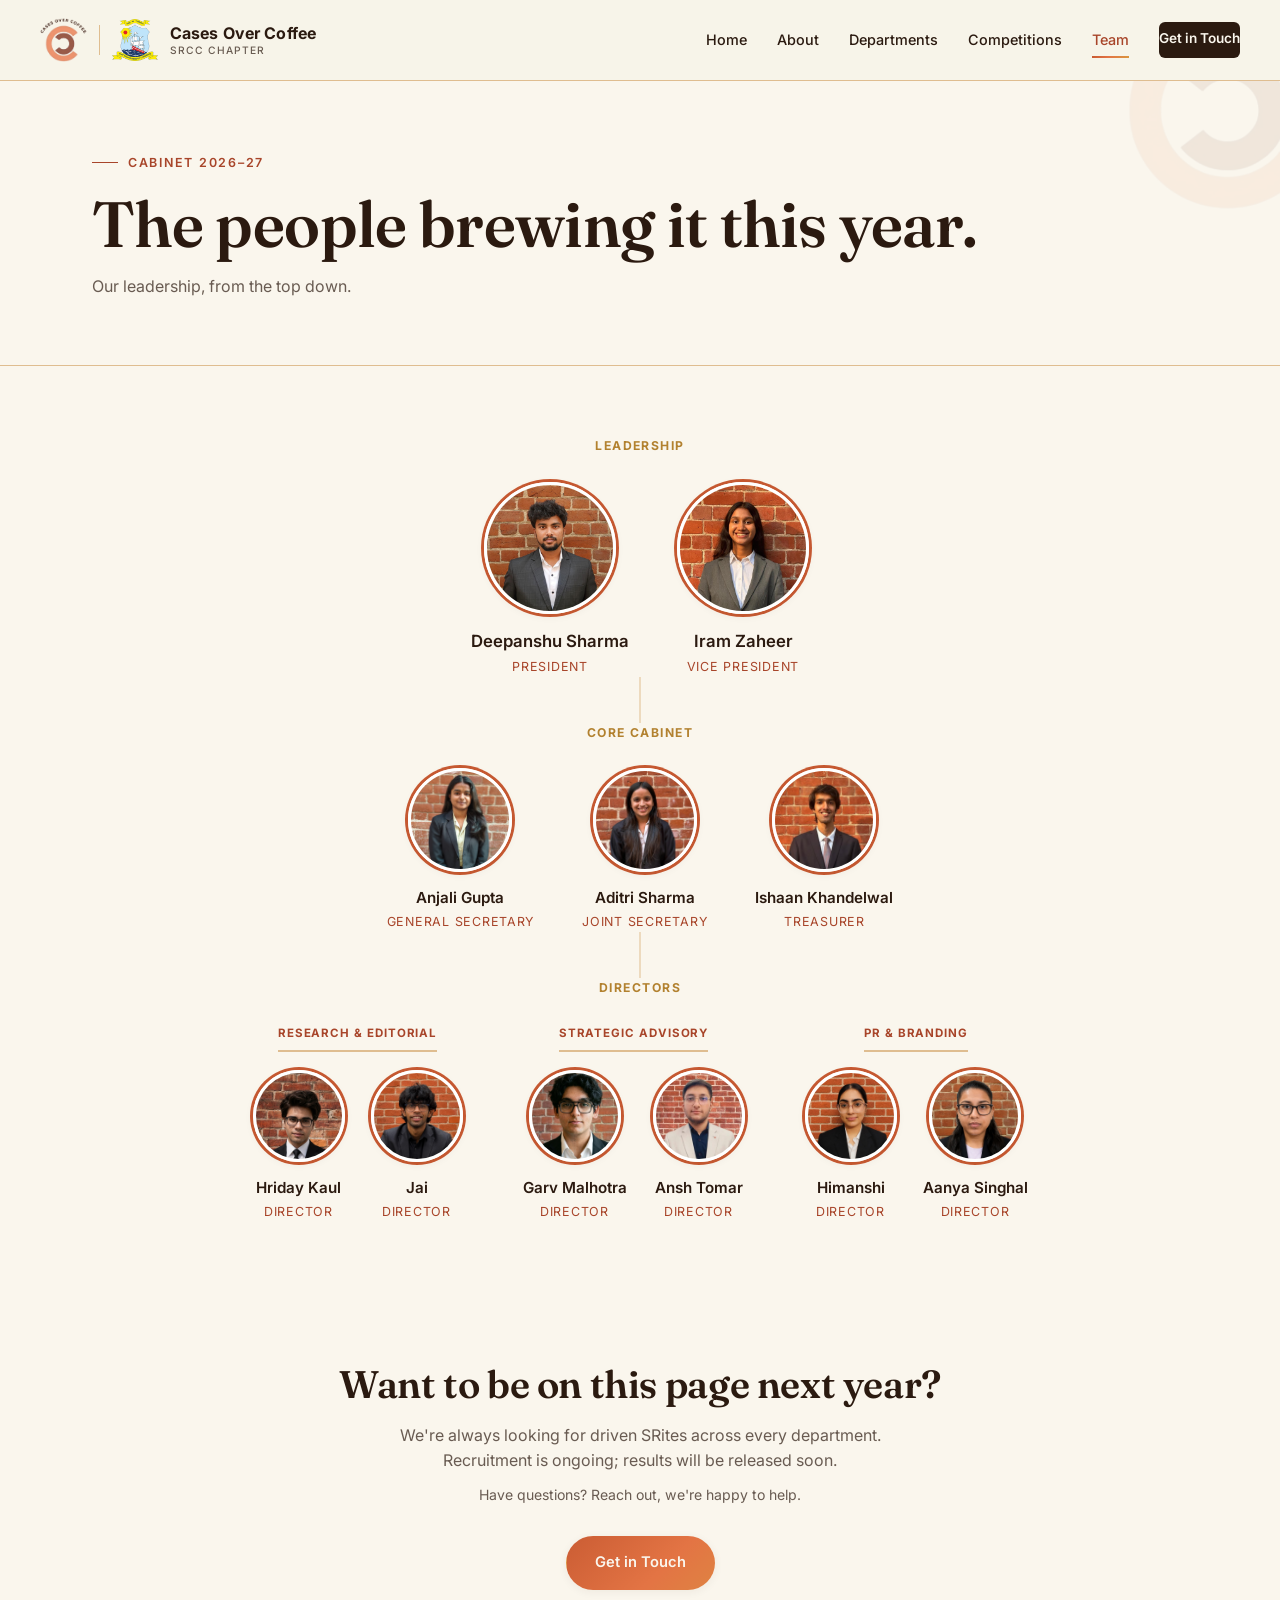
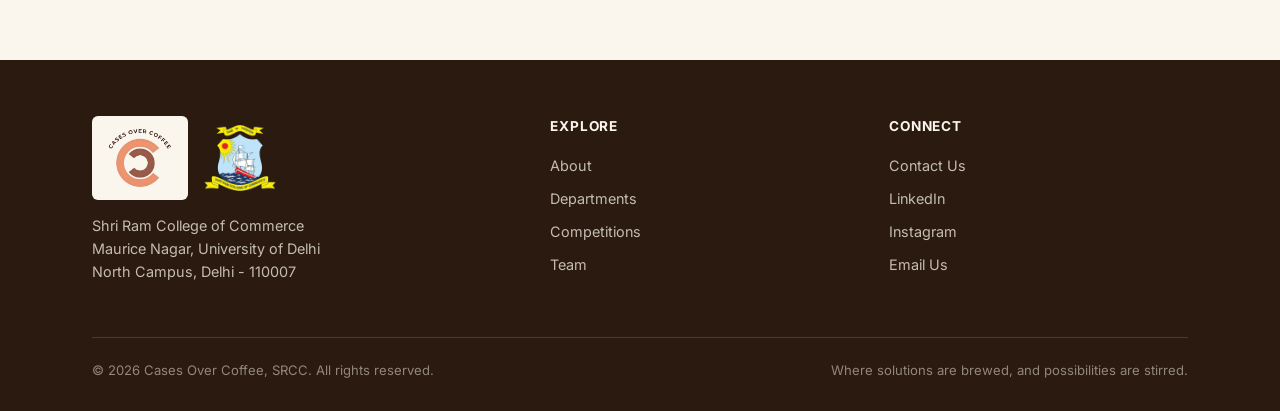
<file: team.html>
<!DOCTYPE html>
<html lang="en">
<head>
<meta charset="UTF-8">
<meta name="viewport" content="width=device-width, initial-scale=1.0">
<title>Team | Cases Over Coffee, SRCC</title>
<link rel="preconnect" href="https://fonts.googleapis.com">
<link rel="preconnect" href="https://fonts.gstatic.com" crossorigin>
<link href="https://fonts.googleapis.com/css2?family=Fraunces:wght@500;600;700&family=Inter:wght@400;500;600;700&display=swap" rel="stylesheet">
<link rel="icon" type="image/png" href="assets/logo.png">
<link rel="apple-touch-icon" href="assets/logo.png">
<meta property="og:type" content="website">
<meta property="og:title" content="Team | Cases Over Coffee, SRCC">
<meta property="og:description" content="Meet the 2026-27 cabinet of Cases Over Coffee, SRCC.">
<meta property="og:image" content="assets/logo.png">
<meta property="og:url" content="https://cocsrcc.com/team.html">
<meta name="twitter:card" content="summary">
<meta name="twitter:title" content="Team | Cases Over Coffee, SRCC">
<meta name="twitter:description" content="Meet the 2026-27 cabinet of Cases Over Coffee, SRCC.">
<meta name="twitter:image" content="assets/logo.png">
<link rel="stylesheet" href="assets/style.css">
</head>
<body>

<header class="site-nav">
  <div class="nav-inner">
    <a href="index.html" class="brand">
      <img src="assets/logo.png" alt="Cases Over Coffee, SRCC logo" class="brand-logo">
      <span class="brand-divider"></span>
      <img src="assets/srcc-crest.png" alt="Shri Ram College of Commerce crest" class="nav-crest">
      <span class="brand-name">Cases Over Coffee<small>SRCC Chapter</small></span>
    </a>
    <div class="nav-right">
      <nav class="links">
      <a href="index.html">Home</a>
      <a href="about.html">About</a>
      <a href="departments.html">Departments</a>
      <a href="competitions.html">Competitions</a>
      <a href="team.html" class="active">Team</a>
      <a href="contact.html" class="nav-cta">Get in Touch</a>
    </nav>
    </div>
    <button class="menu-toggle" aria-label="Toggle menu"><span></span><span></span><span></span></button>
  </div>
</header>

<section class="page-hero">
  <img src="assets/logo-mark.png" alt="" class="corner-mark">
  <div class="wrap">
    <div class="eyebrow">Cabinet 2026–27</div>
    <h1>The people brewing it this year.</h1>
    <p class="muted" style="max-width:560px; margin-top:16px;">Our leadership, from the top down.</p>
  </div>
</section>

<section>
  <div class="wrap">

    <div class="org-tier">
      <div class="org-tier-label">Leadership</div>
      <div class="org-row tier-top">
        <div class="member reveal">
          <img src="assets/cabinet/president_deepanshu_square.png" alt="Deepanshu Sharma" class="avatar-photo">
          <div class="name">Deepanshu Sharma</div>
          <div class="role">President</div>
        </div>
        <div class="member reveal">
          <img src="assets/cabinet/vp_iram_square.png" alt="Iram Zaheer" class="avatar-photo">
          <div class="name">Iram Zaheer</div>
          <div class="role">Vice President</div>
        </div>
      </div>
    </div>

    <div class="org-tier">
      <div class="org-tier-label">Core Cabinet</div>
      <div class="org-row tier-mid">
        <div class="member reveal">
          <img src="assets/cabinet/gensec_anjali_square.png" alt="Anjali Gupta" class="avatar-photo">
          <div class="name">Anjali Gupta</div>
          <div class="role">General Secretary</div>
        </div>
        <div class="member reveal">
          <img src="assets/cabinet/jointsec_aditri_square.png" alt="Aditri Sharma" class="avatar-photo">
          <div class="name">Aditri Sharma</div>
          <div class="role">Joint Secretary</div>
        </div>
        <div class="member reveal">
          <img src="assets/cabinet/treasurer_ishaan_square.png" alt="Ishaan Khandelwal" class="avatar-photo">
          <div class="name">Ishaan Khandelwal</div>
          <div class="role">Treasurer</div>
        </div>
      </div>
    </div>

    <div class="org-tier">
      <div class="org-tier-label">Directors</div>
      <div class="org-row tier-directors">

        <div class="dept-cluster">
          <div class="dept-cluster-label">Research &amp; Editorial</div>
          <div class="dept-cluster-people">
            <div class="member reveal">
              <img src="assets/cabinet/director_hriday_square.png" alt="Hriday Kaul" class="avatar-photo">
              <div class="name">Hriday Kaul</div>
              <div class="role">Director</div>
            </div>
            <div class="member reveal">
              <img src="assets/cabinet/director_jai_square.png" alt="Jai" class="avatar-photo">
              <div class="name">Jai</div>
              <div class="role">Director</div>
            </div>
          </div>
        </div>

        <div class="dept-cluster">
          <div class="dept-cluster-label">Strategic Advisory</div>
          <div class="dept-cluster-people">
            <div class="member reveal">
              <img src="assets/cabinet/director_garv_square.png" alt="Garv Malhotra" class="avatar-photo">
              <div class="name">Garv Malhotra</div>
              <div class="role">Director</div>
            </div>
            <div class="member reveal">
              <img src="assets/cabinet/director_ansh_square.png" alt="Ansh Tomar" class="avatar-photo">
              <div class="name">Ansh Tomar</div>
              <div class="role">Director</div>
            </div>
          </div>
        </div>

        <div class="dept-cluster">
          <div class="dept-cluster-label">PR &amp; Branding</div>
          <div class="dept-cluster-people">
            <div class="member reveal">
              <img src="assets/cabinet/director_himanshi_square.png" alt="Himanshi" class="avatar-photo">
              <div class="name">Himanshi</div>
              <div class="role">Director</div>
            </div>
            <div class="member reveal">
              <img src="assets/cabinet/director_aanya_square.png" alt="Aanya Singhal" class="avatar-photo">
              <div class="name">Aanya Singhal</div>
              <div class="role">Director</div>
            </div>
          </div>
        </div>

      </div>
    </div>

  </div>
</section>


<section class="text-center">
  <div class="wrap">
    <h2 class="reveal">Want to be on this page next year?</h2>
    <p class="muted reveal" style="max-width:520px; margin:16px auto 10px;">We're always looking for driven SRites across every department. Recruitment is ongoing; results will be released soon.</p>
    <p class="muted reveal" style="max-width:520px; margin:0 auto 30px; font-size:0.88rem;">Have questions? Reach out, we're happy to help.</p>
    <a href="contact.html" class="btn btn-primary reveal">Get in Touch</a>
  </div>
</section>

<footer>
  <div class="wrap">
    <div class="footer-grid">
      <div>
        <div class="brand" style="margin-bottom:14px; gap:16px;">
          <img src="assets/logo.png" alt="Cases Over Coffee, SRCC logo" class="brand-logo brand-logo-footer">
          <img src="assets/srcc-crest.png" alt="Shri Ram College of Commerce crest" style="height:66px; width:auto;">
        </div>
        <p style="font-size:0.9rem; max-width:280px;">Shri Ram College of Commerce<br>Maurice Nagar, University of Delhi<br>North Campus, Delhi - 110007</p>
      </div>
      <div>
        <h4>Explore</h4>
        <a href="about.html">About</a>
        <a href="departments.html">Departments</a>
        <a href="competitions.html">Competitions</a>
        <a href="team.html">Team</a>
      </div>
      <div>
        <h4>Connect</h4>
        <a href="contact.html">Contact Us</a>
        <a href="https://www.linkedin.com/company/cases-over-coffee-srcc/" target="_blank" rel="noopener">LinkedIn</a>
        <a href="https://www.instagram.com/coc_srcc?igsh=eGFpZXlxeTQwZnJ0" target="_blank" rel="noopener">Instagram</a>
        <a href="mailto:srcccasesovercoffee@gmail.com">Email Us</a>
      </div>
    </div>
    <div class="footer-bottom">
      <span>&copy; 2026 Cases Over Coffee, SRCC. All rights reserved.</span>
      <span>Where solutions are brewed, and possibilities are stirred.</span>
    </div>
  </div>
</footer>

<script src="assets/main.js"></script>
</body>
</html>
</file>
<file: assets/style.css>
/* ============================================
   Cases Over Coffee, SRCC: Design Tokens
   ============================================ */
:root {
  --cream:        #FAF6ED;
  --cream-deep:   #F0E6D2;
  --espresso:     #2B1A10;
  --espresso-70:  rgba(43,26,16,0.7);
  --terracotta:   #C85A32;
  --terracotta-dim: #A8452A;
  --terracotta-bright: #E37444;
  --amber:        #D9973F;
  --clay:         #E8CBA6;
  --clay-line:    #DFBD90;
  --gold:         #B2812F;
  --white:        #FFFFFF;

  --grad-warm: linear-gradient(135deg, var(--terracotta) 0%, var(--terracotta-bright) 45%, var(--amber) 100%);
  --grad-espresso: linear-gradient(160deg, #3A2416 0%, #201209 100%);
  --shadow-sm: 0 2px 10px rgba(43,26,16,0.06);
  --shadow-md: 0 12px 32px rgba(43,26,16,0.12);
  --shadow-lg: 0 24px 60px rgba(43,26,16,0.18);

  --font-display: 'Fraunces', Georgia, serif;
  --font-body:    'Inter', -apple-system, BlinkMacSystemFont, 'Segoe UI', sans-serif;

  --maxw: 1160px;
  --radius: 6px;
}

* { box-sizing: border-box; }

html { scroll-behavior: smooth; }

body {
  margin: 0;
  background: var(--cream);
  color: var(--espresso);
  font-family: var(--font-body);
  font-size: 16px;
  line-height: 1.6;
  -webkit-font-smoothing: antialiased;
}

img { max-width: 100%; display: block; }

a { color: inherit; text-decoration: none; }

.wrap {
  max-width: var(--maxw);
  margin: 0 auto;
  padding: 0 32px;
}

h1, h2, h3, h4 {
  font-family: var(--font-display);
  color: var(--espresso);
  margin: 0;
  font-weight: 600;
  letter-spacing: -0.01em;
}

h1 { font-size: clamp(2.4rem, 5vw, 4.2rem); line-height: 1.05; }
h2 { font-size: clamp(1.7rem, 3vw, 2.5rem); line-height: 1.15; }
h3 { font-size: 1.3rem; line-height: 1.3; }

p { margin: 0 0 1em; }

.eyebrow {
  display: inline-flex;
  align-items: center;
  gap: 10px;
  font-family: var(--font-body);
  font-size: 0.78rem;
  font-weight: 600;
  letter-spacing: 0.14em;
  text-transform: uppercase;
  color: var(--terracotta-dim);
  margin-bottom: 18px;
}

.eyebrow::before {
  content: "";
  width: 26px;
  height: 1px;
  background: var(--terracotta-dim);
  display: inline-block;
}

/* ---------- Signature ring divider ---------- */
/* Echoes the CoC cup-ring mark: a small open ring beside a rule.
   Used once per section as a quiet, consistent anchor point. */
.ring-divider {
  display: flex;
  align-items: center;
  gap: 14px;
  margin: 0 0 40px;
}
.ring-divider .ring {
  width: 22px;
  height: 22px;
  border-radius: 50%;
  border: 3px solid var(--terracotta);
  border-right-color: transparent;
  flex-shrink: 0;
  transform: rotate(-90deg) scale(0.6);
  opacity: 0;
  transition: transform 0.6s cubic-bezier(0.22,1,0.36,1), opacity 0.6s ease;
}
.ring-divider.in .ring { transform: rotate(0deg) scale(1); opacity: 1; }
.ring-divider .line {
  height: 1px;
  background: var(--clay-line);
  flex: 1;
  transform: scaleX(0);
  transform-origin: left;
  transition: transform 0.7s cubic-bezier(0.22,1,0.36,1) 0.15s;
}
.ring-divider.in .line { transform: scaleX(1); }

/* ---------- Nav ---------- */
header.site-nav {
  position: sticky;
  top: 0;
  z-index: 100;
  background: rgba(247,243,233,0.92);
  backdrop-filter: blur(6px);
  border-bottom: 1px solid var(--clay-line);
}
.nav-inner {
  width: 100%;
  margin: 0;
  padding: 18px 40px;
  display: flex;
  align-items: center;
  justify-content: space-between;
}
.brand {
  display: flex;
  align-items: center;
  gap: 12px;
  font-family: var(--font-display);
  font-weight: 600;
  font-size: 1.05rem;
  color: var(--espresso);
}
.brand .mark {
  width: 34px;
  height: 34px;
  border-radius: 50%;
  border: 3px solid var(--terracotta);
  border-right-color: transparent;
  position: relative;
}
.brand .mark::after {
  content: "";
  position: absolute;
  right: -7px;
  top: 50%;
  transform: translateY(-50%);
  width: 9px;
  height: 9px;
  border-radius: 0 6px 6px 0;
  border: 2px solid var(--terracotta);
  border-left: none;
}
.brand small {
  display: block;
  font-family: var(--font-body);
  font-weight: 500;
  font-size: 0.68rem;
  letter-spacing: 0.08em;
  color: var(--espresso-70);
  text-transform: uppercase;
}

.brand-logo {
  height: 44px;
  width: auto;
  display: block;
}
.brand-logo-footer {
  height: 84px;
  padding: 12px 16px;
  background: var(--cream);
  border-radius: var(--radius);
}
.brand-divider {
  width: 1px;
  height: 30px;
  background: var(--clay-line);
  flex-shrink: 0;
  display: block;
}
footer .brand-divider { background: rgba(247,243,233,0.2); }
.brand-name {
  font-family: var(--font-body);
  font-weight: 700;
  font-size: 1rem;
  letter-spacing: 0.01em;
  color: var(--espresso);
  line-height: 1.25;
}
.brand-name small {
  display: block;
  font-family: var(--font-body);
  font-weight: 500;
  font-size: 0.64rem;
  letter-spacing: 0.1em;
  color: var(--espresso-70);
  text-transform: uppercase;
  margin-top: 1px;
}
footer .brand-name { color: var(--cream); }
footer .brand-name small { color: rgba(247,243,233,0.5); }
@media (max-width: 480px) {
  .brand-name { display: none; }
}

/* Decorative corner mark: the ring icon, peeking in from the edge of a
   section, echoing how the brand deck lets the cup-ring bleed off-frame. */
.hero, .page-hero { position: relative; overflow: hidden; }
.hero-bg {
  position: absolute;
  inset: 0;
  z-index: 0;
  overflow: hidden;
}
.hero-bg img {
  position: absolute;
  top: -18%;
  left: 0;
  width: 100%;
  height: 136%;
  object-fit: cover;
  opacity: 0.16;
  filter: grayscale(15%) contrast(1.05);
  will-change: transform;
}
@media (prefers-reduced-motion: reduce) {
  .hero-bg img { top: 0; height: 100%; }
}

.corner-mark {
  position: absolute;
  top: -14%;
  right: -6%;
  width: 260px;
  max-width: 34vw;
  opacity: 0.1;
  pointer-events: none;
  z-index: 1;
  animation: float-rotate 10s ease-in-out infinite;
  transform-origin: center;
}
@keyframes float-rotate {
  0%   { transform: translateY(0) rotate(0deg); }
  50%  { transform: translateY(14px) rotate(6deg); }
  100% { transform: translateY(0) rotate(0deg); }
}
@media (prefers-reduced-motion: reduce) {
  .corner-mark { animation: none; }
}
.nav-right {
  display: flex;
  align-items: center;
  gap: 24px;
}
.nav-crest {
  height: 42px;
  width: auto;
  flex-shrink: 0;
}
@media (max-width: 480px) {
  .brand-logo { height: 36px; }
  .nav-crest { height: 34px; }
  .brand-divider { height: 24px; }
}
nav.links {
  display: flex;
  gap: 30px;
  font-size: 0.9rem;
  font-weight: 500;
}
nav.links a {
  position: relative;
  padding: 6px 0;
  transition: color 0.2s ease;
}
nav.links a::after {
  content: "";
  position: absolute;
  left: 0; right: 0; bottom: 0;
  height: 2px;
  background: var(--grad-warm);
  transform: scaleX(0);
  transform-origin: left;
  transition: transform 0.3s cubic-bezier(0.22,1,0.36,1);
}
nav.links a:hover,
nav.links a.active {
  color: var(--terracotta-dim);
}
nav.links a:hover::after,
nav.links a.active::after {
  transform: scaleX(1);
}
nav.links a.nav-cta::after { display: none; }
.nav-cta {
  background: var(--espresso);
  color: var(--cream) !important;
  padding: 10px 20px;
  border-radius: var(--radius);
  font-size: 0.85rem;
  font-weight: 600;
  border-bottom: none !important;
}
.nav-cta:hover { background: var(--terracotta); }

.menu-toggle {
  display: none;
  background: none;
  border: none;
  cursor: pointer;
  padding: 6px;
}
.menu-toggle span {
  display: block;
  width: 24px;
  height: 2px;
  background: var(--espresso);
  margin: 5px 0;
}

/* ---------- Buttons ---------- */
.btn {
  display: inline-flex;
  align-items: center;
  gap: 8px;
  padding: 14px 28px;
  border-radius: 100px;
  font-weight: 600;
  font-size: 0.92rem;
  cursor: pointer;
  border: 1px solid transparent;
  transition: transform 0.25s cubic-bezier(0.22,1,0.36,1), box-shadow 0.25s ease, background 0.3s ease, color 0.25s ease;
  position: relative;
}
.btn-primary {
  background: var(--grad-warm);
  background-size: 160% 160%;
  background-position: 0% 50%;
  color: var(--cream);
  box-shadow: var(--shadow-sm);
}
.btn-primary:hover {
  background-position: 100% 50%;
  transform: translateY(-3px);
  box-shadow: var(--shadow-md);
}
.btn-primary:active { transform: translateY(-1px); }
.btn-outline {
  border-color: var(--espresso);
  color: var(--espresso);
  background: transparent;
}
.btn-outline:hover {
  background: var(--espresso);
  color: var(--cream);
  transform: translateY(-3px);
  box-shadow: var(--shadow-md);
}

/* ---------- Hero ---------- */
.hero {
  padding: 90px 0 70px;
  position: relative;
  overflow: hidden;
}
.hero::before {
  content: "";
  position: absolute;
  top: -30%;
  left: -10%;
  width: 60%;
  height: 90%;
  background: radial-gradient(circle, rgba(200,90,50,0.16) 0%, rgba(200,90,50,0) 70%);
  z-index: 0;
  animation: drift 14s ease-in-out infinite alternate;
}
@keyframes drift {
  0%   { transform: translate(0, 0) scale(1); }
  100% { transform: translate(4%, 6%) scale(1.08); }
}
@media (prefers-reduced-motion: reduce) {
  .hero::before { animation: none; }
}
.hero .wrap { position: relative; z-index: 2; }
.hero-tag {
  font-family: var(--font-display);
  font-style: italic;
  color: var(--terracotta-dim);
  font-size: 1.15rem;
  margin: 22px 0 34px;
  max-width: 800px;
}
@media (max-width: 850px) {
  .hero-tag { max-width: 100%; }
}
.hero-actions { display: flex; gap: 16px; flex-wrap: wrap; margin-top: 8px; }

.page-hero {
  padding: 64px 0 50px;
  border-bottom: 1px solid var(--clay-line);
}

/* ---------- Sections ---------- */
section { padding: 70px 0; }
section.tight { padding: 50px 0; }
.section-alt { background: linear-gradient(180deg, var(--cream-deep) 0%, #EAE0C8 100%); }

.grid {
  display: grid;
  gap: 26px;
}
.grid-2 { grid-template-columns: repeat(2, 1fr); }
.grid-3 { grid-template-columns: repeat(3, 1fr); }
.grid-4 { grid-template-columns: repeat(4, 1fr); }
.grid-5 { grid-template-columns: repeat(5, 1fr); }

.card {
  background: var(--white);
  border: 1px solid var(--clay-line);
  border-radius: var(--radius);
  padding: 30px 26px;
  position: relative;
  overflow: hidden;
  transition: transform 0.3s cubic-bezier(0.22,1,0.36,1), box-shadow 0.3s ease, border-color 0.3s ease;
}
.card::before {
  content: "";
  position: absolute;
  top: 0; left: 0; right: 0;
  height: 3px;
  background: var(--grad-warm);
  transform: scaleX(0);
  transform-origin: left;
  transition: transform 0.35s ease;
}
.card:hover {
  transform: translateY(-6px);
  box-shadow: var(--shadow-md);
  border-color: var(--terracotta);
}
.card:hover::before { transform: scaleX(1); }
.card h3 { margin-bottom: 10px; color: var(--terracotta-dim); transition: color 0.25s ease; }
.card p { color: var(--espresso-70); margin: 0; font-size: 0.95rem; }

.card-dark {
  background: var(--grad-espresso);
  color: var(--cream);
  border-radius: var(--radius);
  padding: 34px 30px;
  box-shadow: var(--shadow-md);
}
.card-dark h3 { color: var(--clay); }
.card-dark p { color: rgba(247,243,233,0.75); }

/* stat strip */
.stats {
  display: grid;
  grid-template-columns: repeat(4, 1fr);
  gap: 0;
  border-top: 1px solid var(--clay-line);
  border-bottom: 1px solid var(--clay-line);
}
.flagship-stats {
  display: grid;
  grid-template-columns: repeat(5, 1fr);
  gap: 16px;
  margin-top: 32px;
}
.flagship-stat {
  background: var(--white);
  border: 1px solid var(--clay-line);
  border-radius: var(--radius);
  padding: 24px 12px;
  text-align: center;
  transition: transform 0.3s cubic-bezier(0.22,1,0.36,1), box-shadow 0.3s ease, border-color 0.3s ease;
}
.flagship-stat:hover {
  transform: translateY(-4px);
  box-shadow: var(--shadow-md);
  border-color: var(--terracotta);
}
.flagship-stat .num {
  font-family: var(--font-display);
  font-size: 1.9rem;
  font-weight: 600;
  background: var(--grad-warm);
  -webkit-background-clip: text;
  background-clip: text;
  color: transparent;
  display: block;
  line-height: 1.15;
}
.flagship-stat .label {
  font-size: 0.78rem;
  color: var(--espresso-70);
  margin-top: 6px;
  line-height: 1.3;
}
@media (max-width: 900px) {
  .flagship-stats { grid-template-columns: repeat(3, 1fr); }
}
@media (max-width: 560px) {
  .flagship-stats { grid-template-columns: 1fr; gap: 10px; }
  .flagship-stat {
    display: flex;
    align-items: center;
    justify-content: space-between;
    text-align: left;
    padding: 16px 20px;
  }
  .flagship-stat .num { font-size: 1.5rem; }
  .flagship-stat .label { margin-top: 0; text-align: right; max-width: 60%; }
}
.stat {
  padding: 32px 24px;
  text-align: center;
  border-right: 1px solid var(--clay-line);
  transition: background 0.3s ease;
}
.stat:hover { background: rgba(200,90,50,0.05); }
.stat:last-child { border-right: none; }
.stat .num {
  font-family: var(--font-display);
  font-size: 2.3rem;
  font-weight: 600;
  background: var(--grad-warm);
  -webkit-background-clip: text;
  background-clip: text;
  color: transparent;
  display: inline-block;
}
.stat .label {
  font-size: 0.82rem;
  color: var(--espresso-70);
  margin-top: 4px;
}

/* department block */
.dept-group-label {
  font-size: 0.8rem;
  font-weight: 700;
  letter-spacing: 0.1em;
  text-transform: uppercase;
  color: var(--gold);
  margin-bottom: 18px;
}

.pill-row { display: flex; flex-wrap: wrap; gap: 10px; }
.pill {
  padding: 8px 16px;
  border: 1px solid var(--clay-line);
  border-radius: 100px;
  font-size: 0.85rem;
  background: var(--white);
}

/* competitions */
.comp-card {
  border-left: 3px solid var(--terracotta);
  background: var(--white);
  padding: 26px;
  border-radius: var(--radius);
  transition: transform 0.3s cubic-bezier(0.22,1,0.36,1), box-shadow 0.3s ease, border-left-width 0.3s ease;
}
.comp-card:hover {
  transform: translateY(-6px) translateX(2px);
  box-shadow: var(--shadow-md);
  border-left-width: 7px;
}
.comp-card h3 { margin-bottom: 8px; }

/* org hierarchy (team page) */
.org-tier { position: relative; padding-top: 46px; }
.org-tier:first-child { padding-top: 0; }
.org-tier::before {
  content: "";
  position: absolute;
  top: 0;
  left: 50%;
  transform: translateX(-50%);
  width: 1px;
  height: 46px;
  background: var(--clay-line);
}
.org-tier:first-child::before { display: none; }
.org-tier-label {
  text-align: center;
  font-size: 0.76rem;
  font-weight: 700;
  letter-spacing: 0.12em;
  text-transform: uppercase;
  color: var(--gold);
  margin-bottom: 26px;
}
.org-row {
  display: flex;
  justify-content: center;
  flex-wrap: wrap;
  gap: 48px;
}
.org-row.tier-top .avatar-photo { width: 132px; height: 132px; }
.org-row.tier-top .member .name { font-size: 1.05rem; }
.org-row.tier-mid .avatar-photo { width: 104px; height: 104px; }
.org-row.tier-directors { gap: 60px; }
.org-row.tier-directors .dept-cluster {
  display: flex;
  flex-direction: column;
  align-items: center;
}
.dept-cluster-label {
  font-size: 0.72rem;
  font-weight: 700;
  letter-spacing: 0.08em;
  text-transform: uppercase;
  color: var(--terracotta-dim);
  margin-bottom: 18px;
  padding-bottom: 8px;
  border-bottom: 2px solid var(--clay-line);
}
.dept-cluster-people { display: flex; gap: 26px; }

.avatar-photo {
  width: 92px;
  height: 92px;
  border-radius: 50%;
  object-fit: cover;
  margin: 0 auto 14px;
  border: 3px solid var(--white);
  box-shadow: var(--shadow-sm), 0 0 0 3px var(--terracotta);
  display: block;
  transition: transform 0.3s cubic-bezier(0.22,1,0.36,1), box-shadow 0.3s ease;
}
.member:hover .avatar-photo {
  transform: scale(1.06) rotate(-2deg);
  box-shadow: var(--shadow-md), 0 0 0 3px var(--terracotta-bright);
}

/* team */
.member {
  text-align: center;
}
.avatar {
  width: 92px;
  height: 92px;
  border-radius: 50%;
  background: var(--clay);
  color: var(--espresso);
  display: flex;
  align-items: center;
  justify-content: center;
  font-family: var(--font-display);
  font-size: 1.5rem;
  font-weight: 600;
  margin: 0 auto 14px;
  border: 2px solid var(--terracotta);
  transition: transform 0.3s cubic-bezier(0.22,1,0.36,1), box-shadow 0.3s ease, background 0.3s ease;
}
.member:hover .avatar {
  transform: scale(1.08) rotate(-3deg);
  box-shadow: var(--shadow-md);
  background: var(--grad-warm);
  color: var(--cream);
}
.member .name { font-weight: 600; font-size: 0.95rem; }
.member .role {
  font-size: 0.78rem;
  color: var(--terracotta-dim);
  text-transform: uppercase;
  letter-spacing: 0.06em;
  margin-top: 2px;
}

/* network logo wall (text-based, no external logo assets) */
.logo-wall {
  display: flex;
  flex-wrap: wrap;
  gap: 12px;
}
.logo-chip {
  padding: 12px 18px;
  border: 1px solid var(--clay-line);
  border-radius: 100px;
  font-size: 0.88rem;
  font-weight: 600;
  color: var(--espresso-70);
  background: var(--white);
  transition: background 0.25s ease, color 0.25s ease, transform 0.25s ease, border-color 0.25s ease;
}
.logo-chip:hover {
  background: var(--grad-warm);
  color: var(--cream);
  border-color: transparent;
  transform: translateY(-2px);
}

/* contact */
.contact-form { display: grid; gap: 16px; max-width: 560px; }
.field label {
  display: block;
  font-size: 0.82rem;
  font-weight: 600;
  margin-bottom: 6px;
  color: var(--espresso-70);
}
.field input, .field textarea {
  width: 100%;
  padding: 13px 14px;
  border: 1px solid var(--clay-line);
  border-radius: var(--radius);
  font-family: var(--font-body);
  font-size: 0.95rem;
  background: var(--white);
  color: var(--espresso);
}
.field input:focus, .field textarea:focus {
  outline: 2px solid var(--terracotta);
  outline-offset: 1px;
}
.field textarea { resize: vertical; min-height: 120px; }

.photo-band {
  width: 100%;
  overflow: hidden;
  position: relative;
}
.photo-band img {
  width: 100%;
  height: auto;
  max-height: 560px;
  object-fit: cover;
  display: block;
  transition: transform 0.6s cubic-bezier(0.22,1,0.36,1);
}
.photo-band:hover img { transform: scale(1.04); }
.photo-caption {
  position: absolute;
  bottom: 0;
  left: 0;
  right: 0;
  padding: 26px 40px;
  background: linear-gradient(to top, rgba(43,29,20,0.85), rgba(43,29,20,0));
  color: var(--cream);
  font-size: 0.95rem;
  font-weight: 600;
}

.cta-photo {
  position: relative;
  background: url('campus.jpg') center/cover no-repeat;
  padding: 100px 0;
  overflow: hidden;
}
.cta-photo-overlay {
  position: absolute;
  inset: 0;
  background: linear-gradient(180deg, rgba(43,29,20,0.72), rgba(43,29,20,0.86));
  z-index: 1;
}

.logo-frame {
  height: 64px;
  display: flex;
  align-items: center;
  margin-bottom: 18px;
}
.logo-frame img {
  max-height: 100%;
  max-width: 160px;
  object-fit: contain;
  transition: transform 0.3s ease;
}
.project-card:hover .logo-frame img { transform: scale(1.06); }
.project-card h4 {
  font-family: var(--font-body);
  font-size: 0.78rem;
  font-weight: 700;
  letter-spacing: 0.06em;
  text-transform: uppercase;
  color: var(--gold);
  margin: 16px 0 8px;
}
.project-card ul { margin: 0 0 6px; padding-left: 18px; font-size: 0.88rem; color: var(--espresso-70); }
.project-card ul li { margin-bottom: 4px; }
.project-card p.impact { font-size: 0.88rem; color: var(--espresso-70); margin: 0; }

/* logo marquee: laterally scrolling strip of project logos */
.marquee {
  width: 100%;
  overflow: hidden;
  position: relative;
  -webkit-mask-image: linear-gradient(90deg, transparent, #000 8%, #000 92%, transparent);
  mask-image: linear-gradient(90deg, transparent, #000 8%, #000 92%, transparent);
}
.marquee-track {
  display: flex;
  align-items: center;
  gap: 70px;
  width: max-content;
  animation: marquee-scroll 26s linear infinite;
}
.marquee:hover .marquee-track { animation-play-state: paused; }
.marquee-item {
  height: 80px;
  display: flex;
  align-items: center;
  justify-content: center;
  flex-shrink: 0;
}
.marquee-item img {
  max-height: 100%;
  max-width: 180px;
  object-fit: contain;
  filter: grayscale(35%);
  opacity: 0.85;
  transition: filter 0.3s ease, opacity 0.3s ease, transform 0.3s ease;
}
.marquee-item:hover img {
  filter: grayscale(0%);
  opacity: 1;
  transform: scale(1.08);
}
@keyframes marquee-scroll {
  from { transform: translateX(0); }
  to   { transform: translateX(-50%); }
}
@media (prefers-reduced-motion: reduce) {
  .marquee-track { animation: none; }
}

.social-list {
  display: flex;
  flex-direction: column;
  gap: 4px;
  margin-top: 12px;
}
.social-row {
  display: flex;
  align-items: center;
  gap: 12px;
  padding: 10px 8px;
  border-radius: var(--radius);
  color: rgba(247,243,233,0.85);
  font-size: 0.92rem;
  transition: background 0.25s ease, color 0.25s ease, transform 0.25s ease;
}
.social-row:hover {
  background: rgba(247,243,233,0.08);
  color: var(--clay);
  transform: translateX(4px);
}
.social-icon {
  width: 34px;
  height: 34px;
  border-radius: 50%;
  background: rgba(247,243,233,0.1);
  display: flex;
  align-items: center;
  justify-content: center;
  flex-shrink: 0;
  color: var(--terracotta-bright);
  transition: background 0.25s ease;
}
.social-icon svg { width: 18px; height: 18px; }
.social-row:hover .social-icon { background: var(--grad-warm); color: var(--cream); }

/* footer */
footer {
  background: var(--espresso);
  color: rgba(247,243,233,0.75);
  padding: 56px 0 30px;
}
.footer-grid {
  display: grid;
  grid-template-columns: 1.4fr 1fr 1fr;
  gap: 40px;
  margin-bottom: 40px;
}
footer h4 { color: var(--cream); font-size: 0.85rem; letter-spacing: 0.06em; text-transform: uppercase; margin-bottom: 16px; font-family: var(--font-body); font-weight: 700; }
footer a { display: block; margin-bottom: 10px; font-size: 0.9rem; color: rgba(247,243,233,0.75); }
footer a:hover { color: var(--terracotta); }
.footer-bottom {
  border-top: 1px solid rgba(247,243,233,0.15);
  padding-top: 22px;
  display: flex;
  justify-content: space-between;
  font-size: 0.82rem;
  color: rgba(247,243,233,0.5);
  flex-wrap: wrap;
  gap: 10px;
}

/* utility */
.text-center { text-align: center; }
.mt-0 { margin-top: 0; }
.mb-0 { margin-bottom: 0; }
.muted { color: var(--espresso-70); }
.two-col {
  display: grid;
  grid-template-columns: 1.1fr 0.9fr;
  gap: 50px;
  align-items: center;
}

/* reveal-on-scroll (subtle, respects reduced motion) */
.reveal {
  opacity: 0;
  transform: translateY(26px) scale(0.985);
  filter: blur(3px);
  transition: opacity 0.75s cubic-bezier(0.22, 1, 0.36, 1),
              transform 0.75s cubic-bezier(0.22, 1, 0.36, 1),
              filter 0.75s cubic-bezier(0.22, 1, 0.36, 1);
}
.reveal.in { opacity: 1; transform: translateY(0) scale(1); filter: blur(0); }
@media (prefers-reduced-motion: reduce) {
  .reveal { opacity: 1; transform: none; filter: none; transition: none; }
}

/* focus visibility */
a:focus-visible, button:focus-visible, input:focus-visible, textarea:focus-visible {
  outline: 2px solid var(--terracotta);
  outline-offset: 2px;
}

/* ---------- Responsive ---------- */
@media (max-width: 900px) {
  .grid-4, .grid-3, .grid-5 { grid-template-columns: repeat(2, 1fr); }
  .footer-grid { grid-template-columns: 1fr 1fr; }
  .two-col { grid-template-columns: 1fr; }
  .stats { grid-template-columns: repeat(2, 1fr); }
  .stat:nth-child(2) { border-right: none; }
}
@media (max-width: 700px) {
  nav.links { display: none; }
  .menu-toggle { display: block; }
  .grid-2, .grid-4, .grid-3, .grid-5 { grid-template-columns: 1fr; }
  .footer-grid { grid-template-columns: 1fr; gap: 28px; }
  .stats { grid-template-columns: repeat(2, 1fr); }
  .nav-inner { padding: 16px 20px; }
  .wrap { padding: 0 20px; }
}

nav.links.mobile-open {
  display: flex;
  position: absolute;
  top: 100%;
  left: 0;
  right: 0;
  background: var(--cream);
  border-bottom: 1px solid var(--clay-line);
  flex-direction: column;
  gap: 0;
  padding: 10px 20px 20px;
}
nav.links.mobile-open a { padding: 12px 0; border-bottom: 1px solid var(--clay-line); }
</file>
